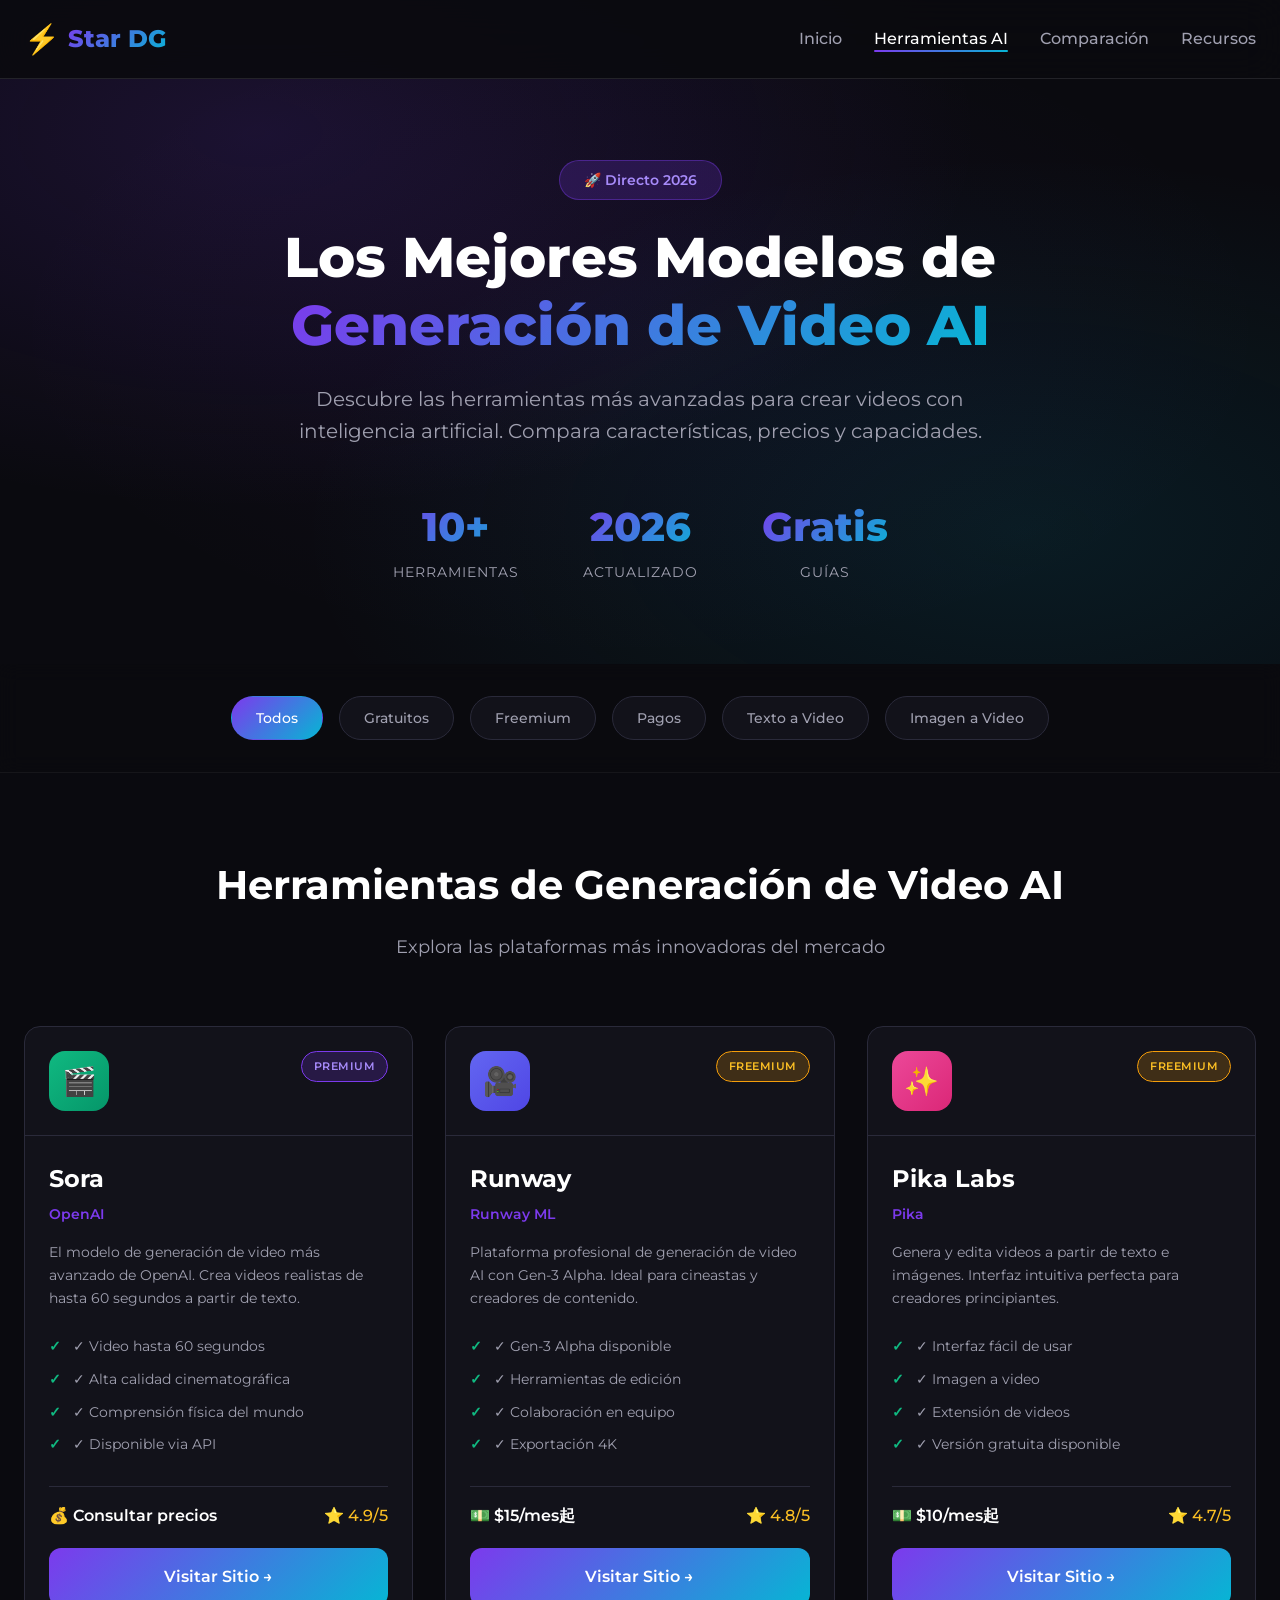
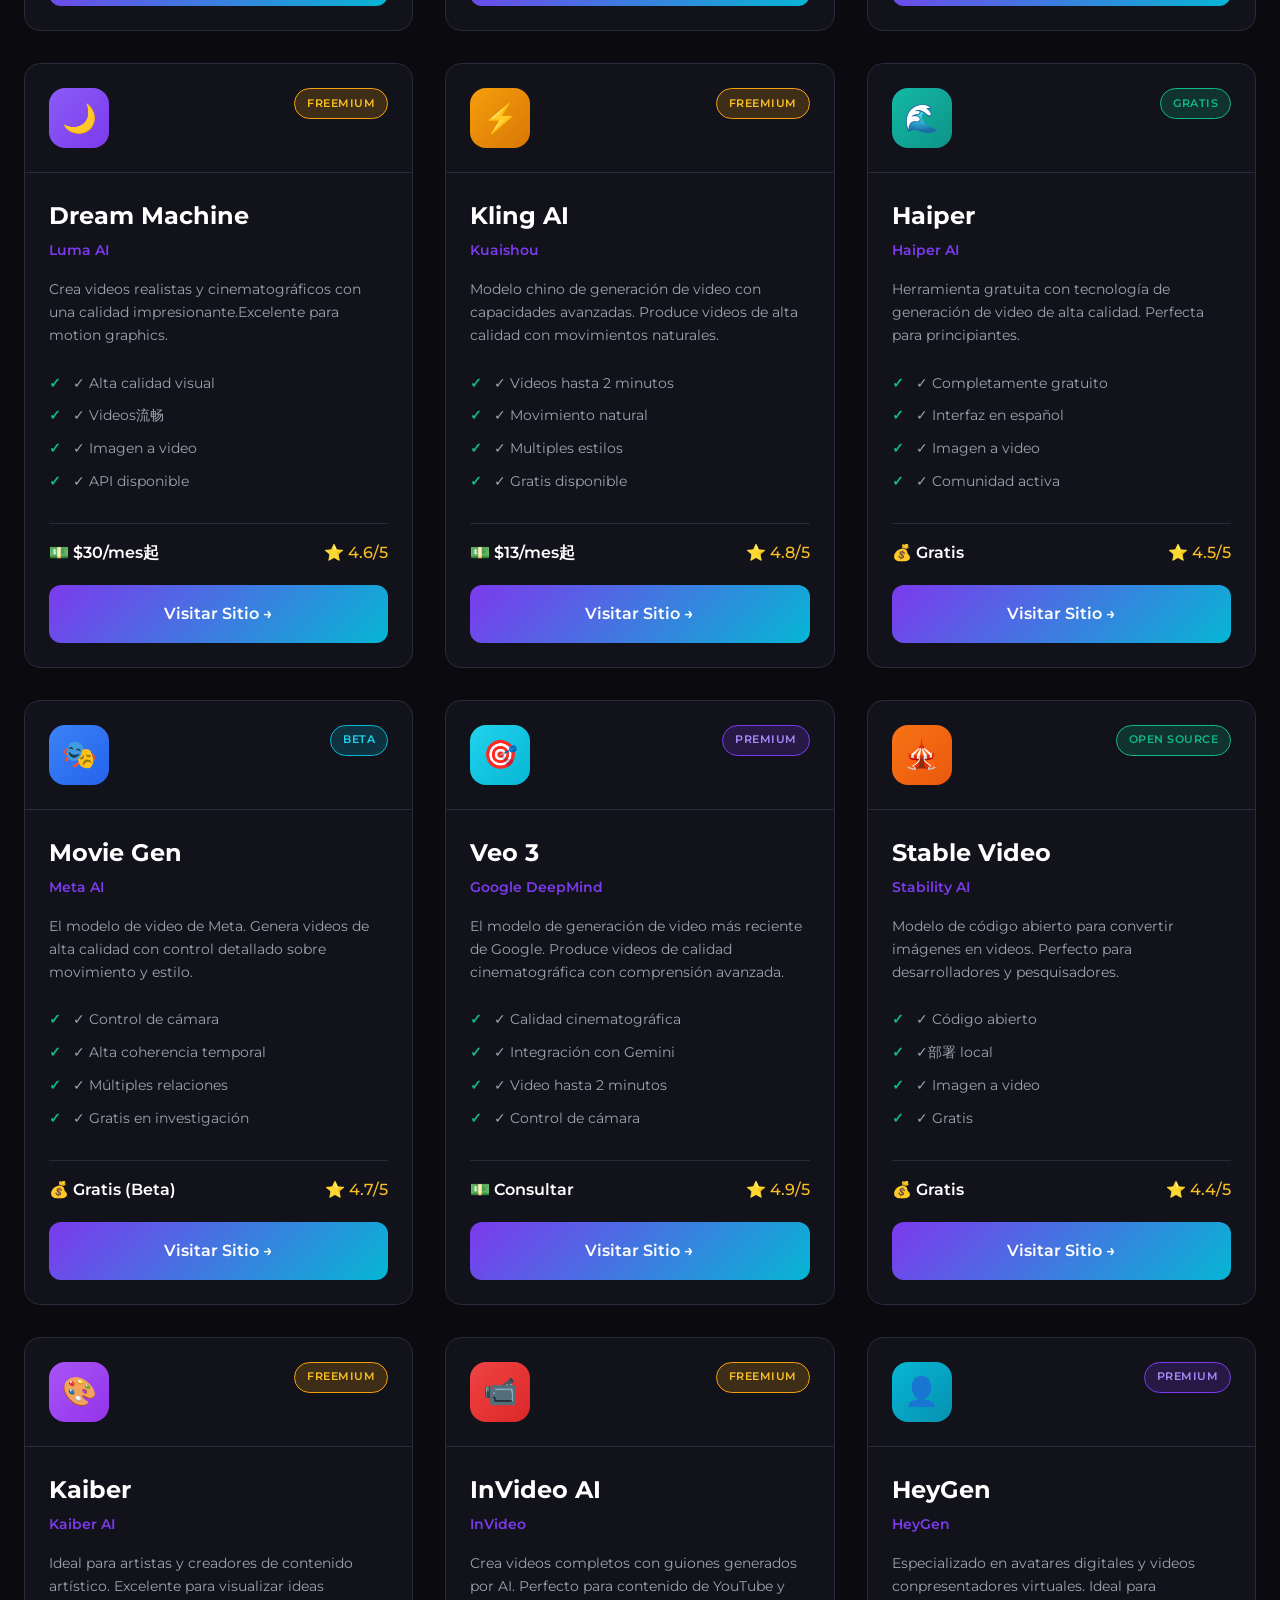
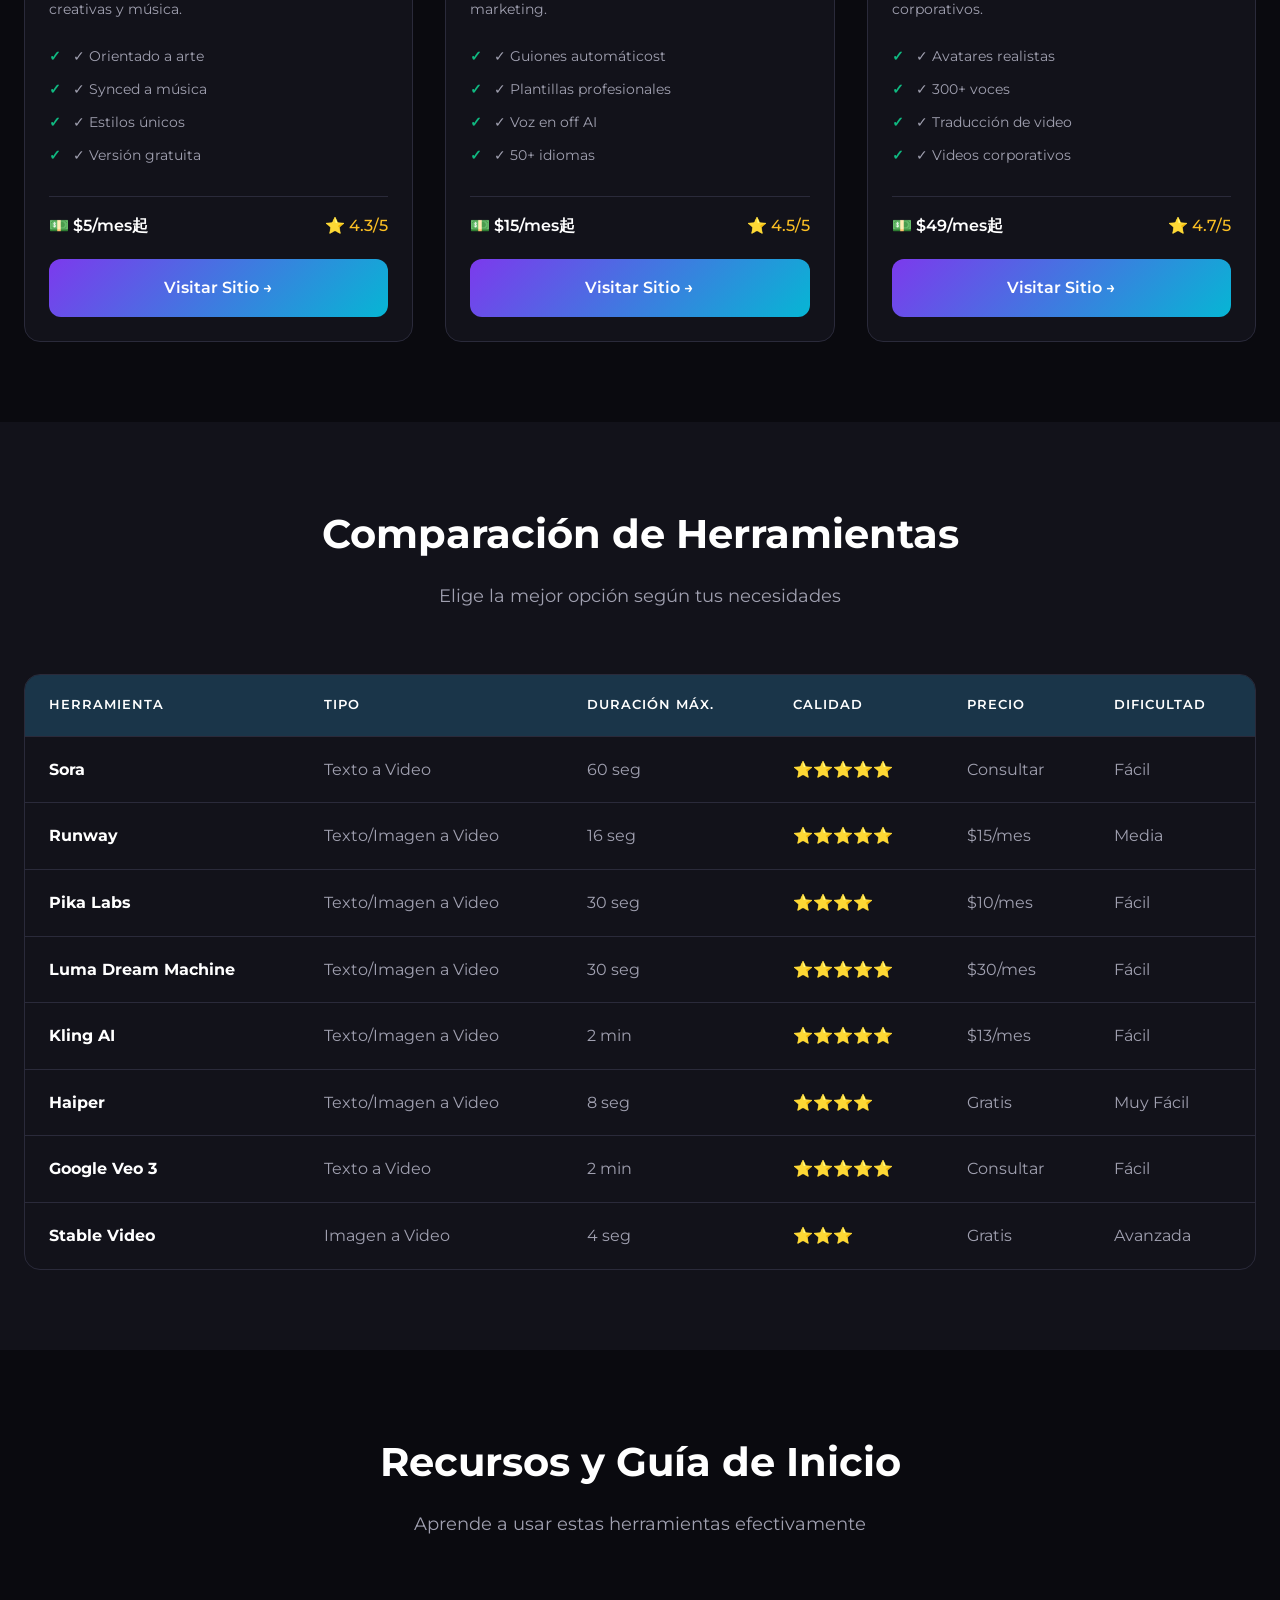
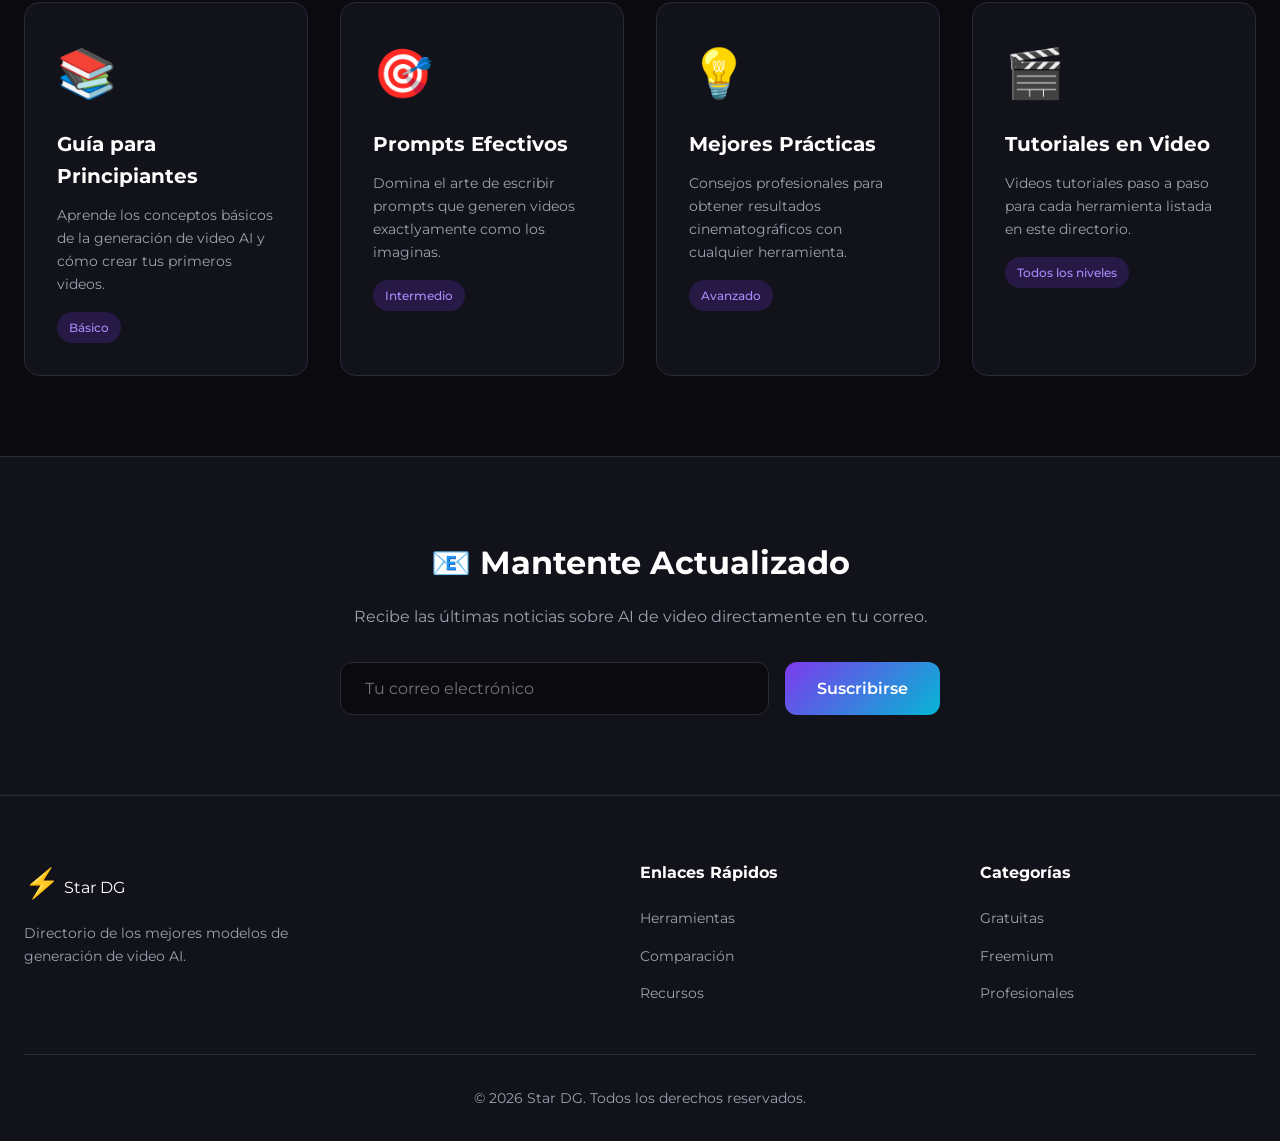
<file: Star-dg-tienda-multimarcas-y-servicios/ai-video-directory/index.html>
<!DOCTYPE html>
<html lang="es">
<head>
    <meta charset="UTF-8">
    <meta name="viewport" content="width=device-width, initial-scale=1.0">
    <meta name="description" content="Directorio de los mejores modelos de generación de video AI - Descubre las herramientas más poderosas para crear videos con inteligencia artificial">
    <meta name="keywords" content="AI video generation, Sora, Runway, Pika Labs, Luma Dream Machine, video AI, inteligencia artificial, generación de video">
    <link rel="stylesheet" href="css/video-ai.css">
    <title>AI Video Generator Directory | Los Mejores Modelos de Video AI</title>
</head>
<body>
    <!-- Header -->
    <header>
        <div class="container">
            <nav class="navbar">
                <a href="../index.html" class="logo">
                    <span class="logo-icon">⚡</span>
                    <span class="logo-text">Star DG</span>
                </a>
                <ul class="nav-menu">
                    <li><a href="../index.html">Inicio</a></li>
                    <li><a href="#herramientas" class="active">Herramientas AI</a></li>
                    <li><a href="#comparacion">Comparación</a></li>
                    <li><a href="#recursos">Recursos</a></li>
                </ul>
                <div class="nav-toggle">
                    <span></span>
                    <span></span>
                    <span></span>
                </div>
            </nav>
        </div>
    </header>

    <!-- Hero Section -->
    <section class="hero">
        <div class="hero-background"></div>
        <div class="container">
            <div class="hero-content">
                <span class="hero-badge">🚀 Directo 2026</span>
                <h1>Los Mejores Modelos de <span class="gradient-text">Generación de Video AI</span></h1>
                <p class="hero-description">Descubre las herramientas más avanzadas para crear videos con inteligencia artificial. Compara características, precios y capacidades.</p>
                <div class="hero-stats">
                    <div class="stat-item">
                        <span class="stat-number">10+</span>
                        <span class="stat-label">Herramientas</span>
                    </div>
                    <div class="stat-item">
                        <span class="stat-number">2026</span>
                        <span class="stat-label">Actualizado</span>
                    </div>
                    <div class="stat-item">
                        <span class="stat-number">Gratis</span>
                        <span class="stat-label">Guías</span>
                    </div>
                </div>
            </div>
        </div>
    </section>

    <!-- Filtros -->
    <section class="filters-section">
        <div class="container">
            <div class="filters">
                <button class="filter-btn active" data-filter="all">Todos</button>
                <button class="filter-btn" data-filter="free">Gratuitos</button>
                <button class="filter-btn" data-filter="freemium">Freemium</button>
                <button class="filter-btn" data-filter="paid">Pagos</button>
                <button class="filter-btn" data-filter="text-to-video">Texto a Video</button>
                <button class="filter-btn" data-filter="image-to-video">Imagen a Video</button>
            </div>
        </div>
    </section>

    <!-- Herramientas AI -->
    <section id="herramientas" class="tools-section">
        <div class="container">
            <div class="section-header">
                <h2>Herramientas de Generación de Video AI</h2>
                <p>Explora las plataformas más innovadoras del mercado</p>
            </div>
            
            <div class="tools-grid">
                <!-- Sora -->
                <article class="tool-card" data-category="text-to-image freemium">
                    <div class="tool-header">
                        <div class="tool-icon sora">🎬</div>
                        <div class="tool-badge premium">Premium</div>
                    </div>
                    <div class="tool-content">
                        <h3>Sora</h3>
                        <p class="tool-company">OpenAI</p>
                        <p class="tool-description">El modelo de generación de video más avanzado de OpenAI. Crea videos realistas de hasta 60 segundos a partir de texto.</p>
                        <ul class="tool-features">
                            <li>✓ Video hasta 60 segundos</li>
                            <li>✓ Alta calidad cinematográfica</li>
                            <li>✓ Comprensión física del mundo</li>
                            <li>✓ Disponible via API</li>
                        </ul>
                        <div class="tool-meta">
                            <span class="price">💰 Consultar precios</span>
                            <span class="rating">⭐ 4.9/5</span>
                        </div>
                        <a href="https://openai.com/sora" target="_blank" class="btn-primary">Visitar Sitio →</a>
                    </div>
                </article>

                <!-- Runway -->
                <article class="tool-card" data-category="text-to-image freemium">
                    <div class="tool-header">
                        <div class="tool-icon runway">🎥</div>
                        <div class="tool-badge freemium">Freemium</div>
                    </div>
                    <div class="tool-content">
                        <h3>Runway</h3>
                        <p class="tool-company">Runway ML</p>
                        <p class="tool-description">Plataforma profesional de generación de video AI con Gen-3 Alpha. Ideal para cineastas y creadores de contenido.</p>
                        <ul class="tool-features">
                            <li>✓ Gen-3 Alpha disponible</li>
                            <li>✓ Herramientas de edición</li>
                            <li>✓ Colaboración en equipo</li>
                            <li>✓ Exportación 4K</li>
                        </ul>
                        <div class="tool-meta">
                            <span class="price">💵 $15/mes起</span>
                            <span class="rating">⭐ 4.8/5</span>
                        </div>
                        <a href="https://runwayml.com" target="_blank" class="btn-primary">Visitar Sitio →</a>
                    </div>
                </article>

                <!-- Pika Labs -->
                <article class="tool-card" data-category="text-to-image freemium">
                    <div class="tool-header">
                        <div class="tool-icon pika">✨</div>
                        <div class="tool-badge freemium">Freemium</div>
                    </div>
                    <div class="tool-content">
                        <h3>Pika Labs</h3>
                        <p class="tool-company">Pika</p>
                        <p class="tool-description">Genera y edita videos a partir de texto e imágenes. Interfaz intuitiva perfecta para creadores principiantes.</p>
                        <ul class="tool-features">
                            <li>✓ Interfaz fácil de usar</li>
                            <li>✓ Imagen a video</li>
                            <li>✓ Extensión de videos</li>
                            <li>✓ Versión gratuita disponible</li>
                        </ul>
                        <div class="tool-meta">
                            <span class="price">💵 $10/mes起</span>
                            <span class="rating">⭐ 4.7/5</span>
                        </div>
                        <a href="https://pika.art" target="_blank" class="btn-primary">Visitar Sitio →</a>
                    </div>
                </article>

                <!-- Luma Dream Machine -->
                <article class="tool-card" data-category="text-to-image freemium">
                    <div class="tool-header">
                        <div class="tool-icon luma">🌙</div>
                        <div class="tool-badge freemium">Freemium</div>
                    </div>
                    <div class="tool-content">
                        <h3>Dream Machine</h3>
                        <p class="tool-company">Luma AI</p>
                        <p class="tool-description">Crea videos realistas y cinematográficos con una calidad impresionante.Excelente para motion graphics.</p>
                        <ul class="tool-features">
                            <li>✓ Alta calidad visual</li>
                            <li>✓ Videos流畅</li>
                            <li>✓ Imagen a video</li>
                            <li>✓ API disponible</li>
                        </ul>
                        <div class="tool-meta">
                            <span class="price">💵 $30/mes起</span>
                            <span class="rating">⭐ 4.6/5</span>
                        </div>
                        <a href="https://lumalabs.ai/dream-machine" target="_blank" class="btn-primary">Visitar Sitio →</a>
                    </div>
                </article>

                <!-- Kling AI -->
                <article class="tool-card" data-category="text-to-image freemium">
                    <div class="tool-header">
                        <div class="tool-icon kling">⚡</div>
                        <div class="tool-badge freemium">Freemium</div>
                    </div>
                    <div class="tool-content">
                        <h3>Kling AI</h3>
                        <p class="tool-company">Kuaishou</p>
                        <p class="tool-description">Modelo chino de generación de video con capacidades avanzadas. Produce videos de alta calidad con movimientos naturales.</p>
                        <ul class="tool-features">
                            <li>✓ Videos hasta 2 minutos</li>
                            <li>✓ Movimiento natural</li>
                            <li>✓ Multiples estilos</li>
                            <li>✓ Gratis disponible</li>
                        </ul>
                        <div class="tool-meta">
                            <span class="price">💵 $13/mes起</span>
                            <span class="rating">⭐ 4.8/5</span>
                        </div>
                        <a href="https://kling.ai" target="_blank" class="btn-primary">Visitar Sitio →</a>
                    </div>
                </article>

                <!-- Haiper -->
                <article class="tool-card" data-category="text-to-image free">
                    <div class="tool-header">
                        <div class="tool-icon haiper">🌊</div>
                        <div class="tool-badge free">Gratis</div>
                    </div>
                    <div class="tool-content">
                        <h3>Haiper</h3>
                        <p class="tool-company">Haiper AI</p>
                        <p class="tool-description">Herramienta gratuita con tecnología de generación de video de alta calidad. Perfecta para principiantes.</p>
                        <ul class="tool-features">
                            <li>✓ Completamente gratuito</li>
                            <li>✓ Interfaz en español</li>
                            <li>✓ Imagen a video</li>
                            <li>✓ Comunidad activa</li>
                        </ul>
                        <div class="tool-meta">
                            <span class="price">💰 Gratis</span>
                            <span class="rating">⭐ 4.5/5</span>
                        </div>
                        <a href="https://haiper.ai" target="_blank" class="btn-primary">Visitar Sitio →</a>
                    </div>
                </article>

                <!-- Meta Movie Gen -->
                <article class="tool-card" data-category="text-to-image freemium">
                    <div class="tool-header">
                        <div class="tool-icon meta">🎭</div>
                        <div class="tool-badge beta">Beta</div>
                    </div>
                    <div class="tool-content">
                        <h3>Movie Gen</h3>
                        <p class="tool-company">Meta AI</p>
                        <p class="tool-description">El modelo de video de Meta. Genera videos de alta calidad con control detallado sobre movimiento y estilo.</p>
                        <ul class="tool-features">
                            <li>✓ Control de cámara</li>
                            <li>✓ Alta coherencia temporal</li>
                            <li>✓ Múltiples relaciones</li>
                            <li>✓ Gratis en investigación</li>
                        </ul>
                        <div class="tool-meta">
                            <span class="price">💰 Gratis (Beta)</span>
                            <span class="rating">⭐ 4.7/5</span>
                        </div>
                        <a href="https://ai.meta.com/movie-gen" target="_blank" class="btn-primary">Visitar Sitio →</a>
                    </div>
                </article>

                <!-- Google Veo -->
                <article class="tool-card" data-category="text-to-image freemium">
                    <div class="tool-header">
                        <div class="tool-icon veo">🎯</div>
                        <div class="tool-badge premium">Premium</div>
                    </div>
                    <div class="tool-content">
                        <h3>Veo 3</h3>
                        <p class="tool-company">Google DeepMind</p>
                        <p class="tool-description">El modelo de generación de video más reciente de Google. Produce videos de calidad cinematográfica con comprensión avanzada.</p>
                        <ul class="tool-features">
                            <li>✓ Calidad cinematográfica</li>
                            <li>✓ Integración con Gemini</li>
                            <li>✓ Video hasta 2 minutos</li>
                            <li>✓ Control de cámara</li>
                        </ul>
                        <div class="tool-meta">
                            <span class="price">💵 Consultar</span>
                            <span class="rating">⭐ 4.9/5</span>
                        </div>
                        <a href="https://deepmind.google/technologies/veo" target="_blank" class="btn-primary">Visitar Sitio →</a>
                    </div>
                </article>

                <!-- Stable Video Diffusion -->
                <article class="tool-card" data-category="image-to-video free">
                    <div class="tool-header">
                        <div class="tool-icon svd">🎪</div>
                        <div class="tool-badge free">Open Source</div>
                    </div>
                    <div class="tool-content">
                        <h3>Stable Video</h3>
                        <p class="tool-company">Stability AI</p>
                        <p class="tool-description">Modelo de código abierto para convertir imágenes en videos. Perfecto para desarrolladores y pesquisadores.</p>
                        <ul class="tool-features">
                            <li>✓ Código abierto</li>
                            <li>✓部署 local</li>
                            <li>✓ Imagen a video</li>
                            <li>✓ Gratis</li>
                        </ul>
                        <div class="tool-meta">
                            <span class="price">💰 Gratis</span>
                            <span class="rating">⭐ 4.4/5</span>
                        </div>
                        <a href="https://stability.ai/stable-video" target="_blank" class="btn-primary">Visitar Sitio →</a>
                    </div>
                </article>

                <!-- Kaiber -->
                <article class="tool-card" data-category="text-to-image freemium">
                    <div class="tool-header">
                        <div class="tool-icon kaiber">🎨</div>
                        <div class="tool-badge freemium">Freemium</div>
                    </div>
                    <div class="tool-content">
                        <h3>Kaiber</h3>
                        <p class="tool-company">Kaiber AI</p>
                        <p class="tool-description">Ideal para artistas y creadores de contenido artístico. Excelente para visualizar ideas creativas y música.</p>
                        <ul class="tool-features">
                            <li>✓ Orientado a arte</li>
                            <li>✓ Synced a música</li>
                            <li>✓ Estilos únicos</li>
                            <li>✓ Versión gratuita</li>
                        </ul>
                        <div class="tool-meta">
                            <span class="price">💵 $5/mes起</span>
                            <span class="rating">⭐ 4.3/5</span>
                        </div>
                        <a href="https://kaiber.ai" target="_blank" class="btn-primary">Visitar Sitio →</a>
                    </div>
                </article>

                <!-- InVideo AI -->
                <article class="tool-card" data-category="text-to-image freemium">
                    <div class="tool-header">
                        <div class="tool-icon invideo">📹</div>
                        <div class="tool-badge freemium">Freemium</div>
                    </div>
                    <div class="tool-content">
                        <h3>InVideo AI</h3>
                        <p class="tool-company">InVideo</p>
                        <p class="tool-description">Crea videos completos con guiones generados por AI. Perfecto para contenido de YouTube y marketing.</p>
                        <ul class="tool-features">
                            <li>✓ Guiones automáticost</li>
                            <li>✓ Plantillas profesionales</li>
                            <li>✓ Voz en off AI</li>
                            <li>✓ 50+ idiomas</li>
                        </ul>
                        <div class="tool-meta">
                            <span class="price">💵 $15/mes起</span>
                            <span class="rating">⭐ 4.5/5</span>
                        </div>
                        <a href="https://invideo.io" target="_blank" class="btn-primary">Visitar Sitio →</a>
                    </div>
                </article>

                <!-- HeyGen -->
                <article class="tool-card" data-category="paid">
                    <div class="tool-header">
                        <div class="tool-icon heygen">👤</div>
                        <div class="tool-badge premium">Premium</div>
                    </div>
                    <div class="tool-content">
                        <h3>HeyGen</h3>
                        <p class="tool-company">HeyGen</p>
                        <p class="tool-description">Especializado en avatares digitales y videos conpresentadores virtuales. Ideal para corporativos.</p>
                        <ul class="tool-features">
                            <li>✓ Avatares realistas</li>
                            <li>✓ 300+ voces</li>
                            <li>✓ Traducción de video</li>
                            <li>✓ Videos corporativos</li>
                        </ul>
                        <div class="tool-meta">
                            <span class="price">💵 $49/mes起</span>
                            <span class="rating">⭐ 4.7/5</span>
                        </div>
                        <a href="https://heygen.com" target="_blank" class="btn-primary">Visitar Sitio →</a>
                    </div>
                </article>
            </div>
        </div>
    </section>

    <!-- Comparación -->
    <section id="comparacion" class="comparison-section">
        <div class="container">
            <div class="section-header">
                <h2>Comparación de Herramientas</h2>
                <p>Elige la mejor opción según tus necesidades</p>
            </div>
            
            <div class="comparison-table">
                <table>
                    <thead>
                        <tr>
                            <th>Herramienta</th>
                            <th>Tipo</th>
                            <th>Duración Máx.</th>
                            <th>Calidad</th>
                            <th>Precio</th>
                            <th>Dificultad</th>
                        </tr>
                    </thead>
                    <tbody>
                        <tr>
                            <td><strong>Sora</strong></td>
                            <td>Texto a Video</td>
                            <td>60 seg</td>
                            <td>⭐⭐⭐⭐⭐</td>
                            <td>Consultar</td>
                            <td>Fácil</td>
                        </tr>
                        <tr>
                            <td><strong>Runway</strong></td>
                            <td>Texto/Imagen a Video</td>
                            <td>16 seg</td>
                            <td>⭐⭐⭐⭐⭐</td>
                            <td>$15/mes</td>
                            <td>Media</td>
                        </tr>
                        <tr>
                            <td><strong>Pika Labs</strong></td>
                            <td>Texto/Imagen a Video</td>
                            <td>30 seg</td>
                            <td>⭐⭐⭐⭐</td>
                            <td>$10/mes</td>
                            <td>Fácil</td>
                        </tr>
                        <tr>
                            <td><strong>Luma Dream Machine</strong></td>
                            <td>Texto/Imagen a Video</td>
                            <td>30 seg</td>
                            <td>⭐⭐⭐⭐⭐</td>
                            <td>$30/mes</td>
                            <td>Fácil</td>
                        </tr>
                        <tr>
                            <td><strong>Kling AI</strong></td>
                            <td>Texto/Imagen a Video</td>
                            <td>2 min</td>
                            <td>⭐⭐⭐⭐⭐</td>
                            <td>$13/mes</td>
                            <td>Fácil</td>
                        </tr>
                        <tr>
                            <td><strong>Haiper</strong></td>
                            <td>Texto/Imagen a Video</td>
                            <td>8 seg</td>
                            <td>⭐⭐⭐⭐</td>
                            <td>Gratis</td>
                            <td>Muy Fácil</td>
                        </tr>
                        <tr>
                            <td><strong>Google Veo 3</strong></td>
                            <td>Texto a Video</td>
                            <td>2 min</td>
                            <td>⭐⭐⭐⭐⭐</td>
                            <td>Consultar</td>
                            <td>Fácil</td>
                        </tr>
                        <tr>
                            <td><strong>Stable Video</strong></td>
                            <td>Imagen a Video</td>
                            <td>4 seg</td>
                            <td>⭐⭐⭐</td>
                            <td>Gratis</td>
                            <td>Avanzada</td>
                        </tr>
                    </tbody>
                </table>
            </div>
        </div>
    </section>

    <!-- Recursos -->
    <section id="recursos" class="resources-section">
        <div class="container">
            <div class="section-header">
                <h2>Recursos y Guía de Inicio</h2>
                <p>Aprende a usar estas herramientas efectivamente</p>
            </div>
            
            <div class="resources-grid">
                <div class="resource-card">
                    <div class="resource-icon">📚</div>
                    <h3>Guía para Principiantes</h3>
                    <p>Aprende los conceptos básicos de la generación de video AI y cómo crear tus primeros videos.</p>
                    <span class="resource-tag">Básico</span>
                </div>
                
                <div class="resource-card">
                    <div class="resource-icon">🎯</div>
                    <h3>Prompts Efectivos</h3>
                    <p>Domina el arte de escribir prompts que generen videos exactlyamente como los imaginas.</p>
                    <span class="resource-tag">Intermedio</span>
                </div>
                
                <div class="resource-card">
                    <div class="resource-icon">💡</div>
                    <h3>Mejores Prácticas</h3>
                    <p>Consejos profesionales para obtener resultados cinematográficos con cualquier herramienta.</p>
                    <span class="resource-tag">Avanzado</span>
                </div>
                
                <div class="resource-card">
                    <div class="resource-icon">🎬</div>
                    <h3>Tutoriales en Video</h3>
                    <p>Videos tutoriales paso a paso para cada herramienta listada en este directorio.</p>
                    <span class="resource-tag">Todos los niveles</span>
                </div>
            </div>
        </div>
    </section>

    <!-- Newsletter -->
    <section class="newsletter-section">
        <div class="container">
            <div class="newsletter-content">
                <h2>📧 Mantente Actualizado</h2>
                <p>Recibe las últimas noticias sobre AI de video directamente en tu correo.</p>
                <form class="newsletter-form">
                    <input type="email" placeholder="Tu correo electrónico" required>
                    <button type="submit">Suscribirse</button>
                </form>
            </div>
        </div>
    </section>

    <!-- Footer -->
    <footer>
        <div class="container">
            <div class="footer-content">
                <div class="footer-brand">
                    <span class="logo-icon">⚡</span>
                    <span>Star DG</span>
                    <p>Directorio de los mejores modelos de generación de video AI.</p>
                </div>
                <div class="footer-links">
                    <h4>Enlaces Rápidos</h4>
                    <ul>
                        <li><a href="#herramientas">Herramientas</a></li>
                        <li><a href="#comparacion">Comparación</a></li>
                        <li><a href="#recursos">Recursos</a></li>
                    </ul>
                </div>
                <div class="footer-links">
                    <h4>Categorías</h4>
                    <ul>
                        <li><a href="#">Gratuitas</a></li>
                        <li><a href="#">Freemium</a></li>
                        <li><a href="#">Profesionales</a></li>
                    </ul>
                </div>
            </div>
            <div class="footer-bottom">
                <p>&copy; 2026 Star DG. Todos los derechos reservados.</p>
            </div>
        </div>
    </footer>

    <script>
        // Filtros de herramientas
        const filterBtns = document.querySelectorAll('.filter-btn');
        const toolCards = document.querySelectorAll('.tool-card');

        filterBtns.forEach(btn => {
            btn.addEventListener('click', () => {
                // Remover clase active de todos los botones
                filterBtns.forEach(b => b.classList.remove('active'));
                // Agregar clase active al botón clickeado
                btn.classList.add('active');

                const filter = btn.dataset.filter;

                toolCards.forEach(card => {
                    if (filter === 'all') {
                        card.style.display = 'block';
                    } else if (card.dataset.category.includes(filter)) {
                        card.style.display = 'block';
                    } else {
                        card.style.display = 'none';
                    }
                });
            });
        });

        // Menú móvil
        const navToggle = document.querySelector('.nav-toggle');
        const navMenu = document.querySelector('.nav-menu');

        navToggle.addEventListener('click', () => {
            navMenu.classList.toggle('active');
            navToggle.classList.toggle('active');
        });

        // Smooth scroll para enlaces
        document.querySelectorAll('a[href^="#"]').forEach(anchor => {
            anchor.addEventListener('click', function (e) {
                e.preventDefault();
                const target = document.querySelector(this.getAttribute('href'));
                if (target) {
                    target.scrollIntoView({
                        behavior: 'smooth'
                    });
                }
            });
        });
    </script>
</body>
</html>
</file>
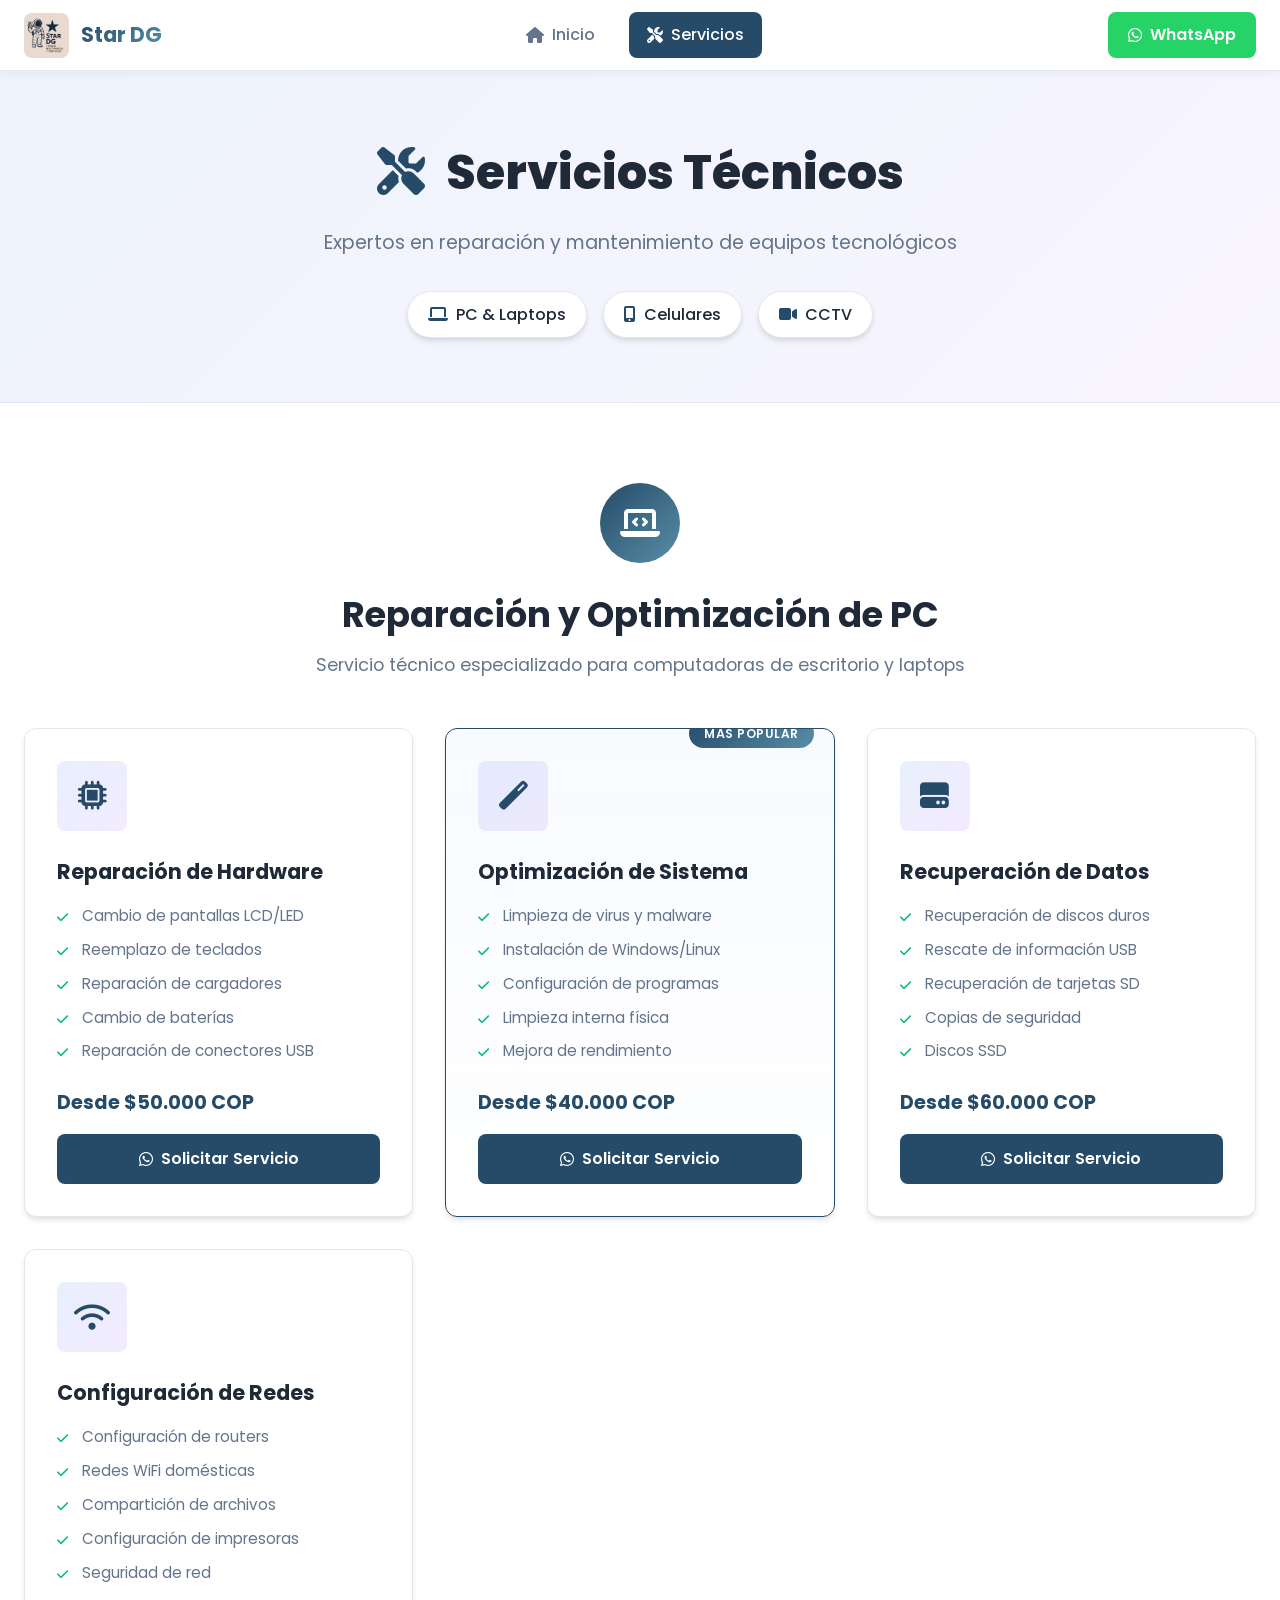
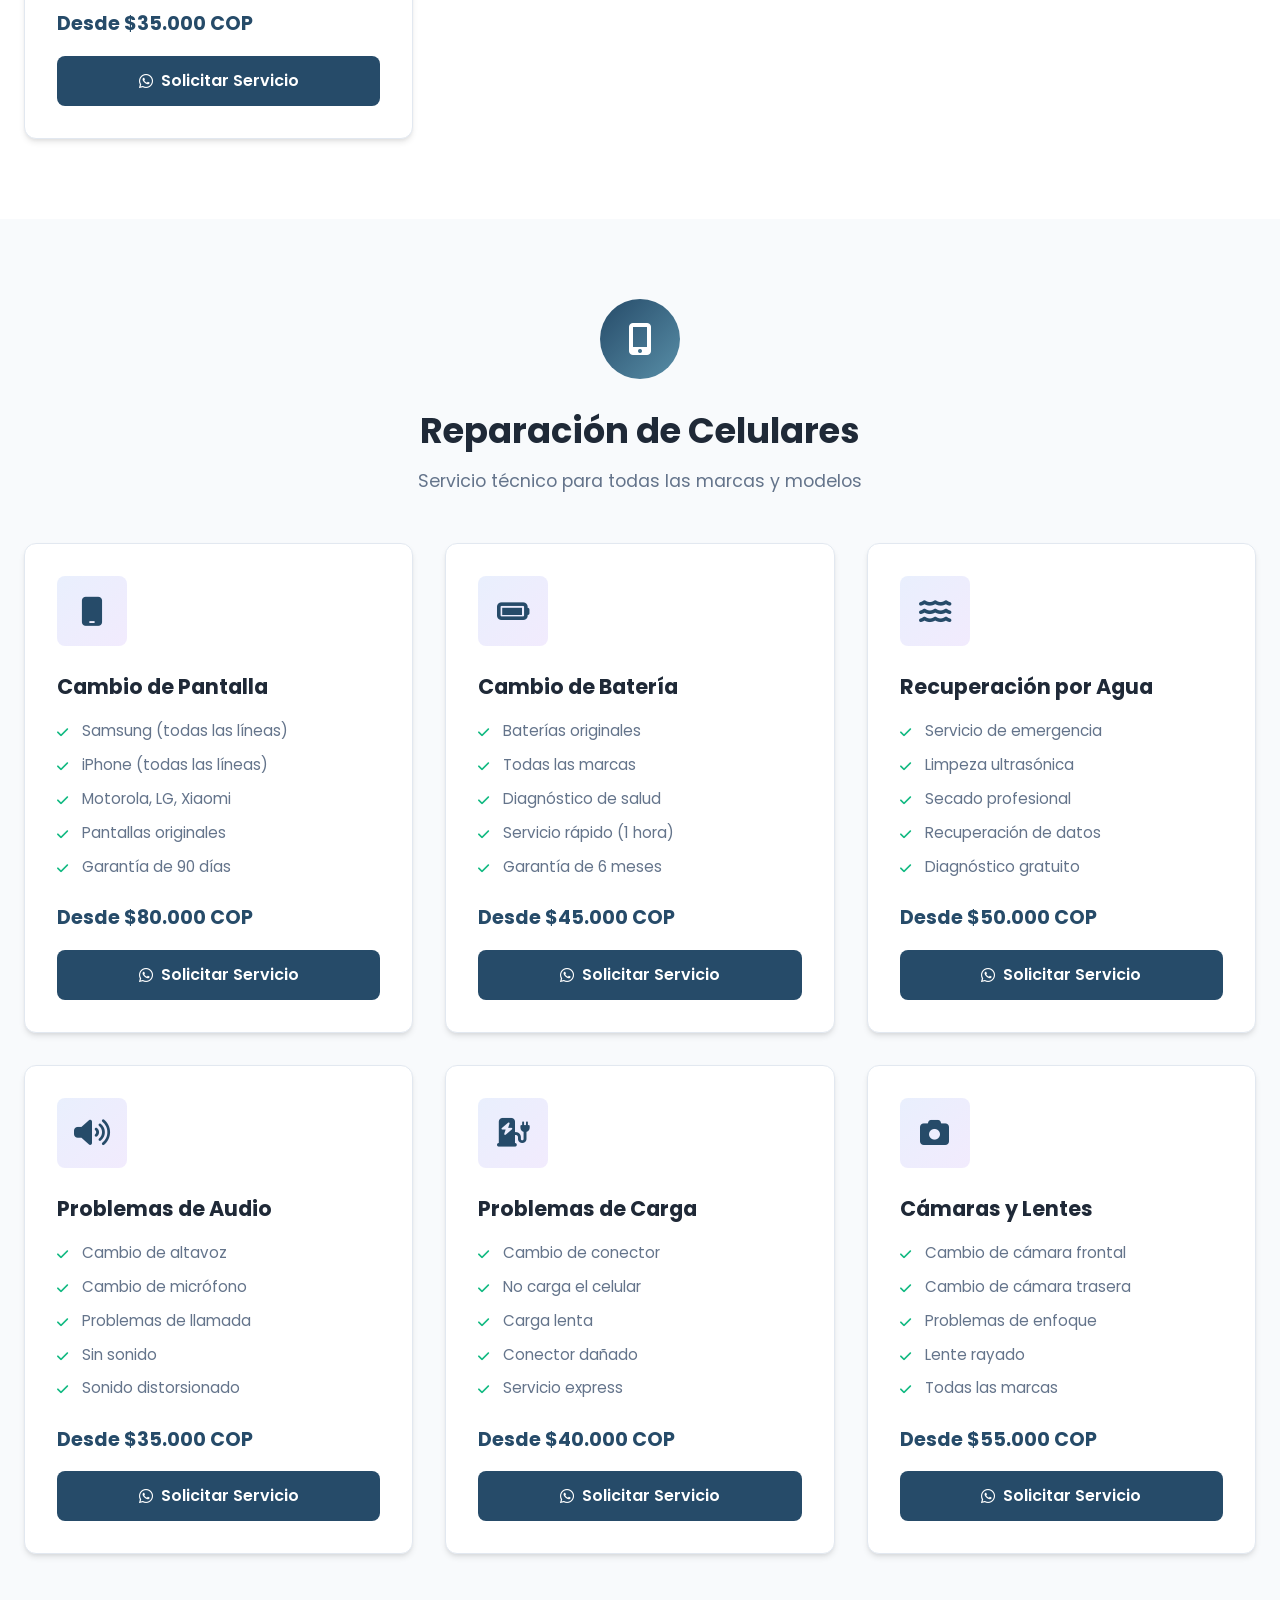
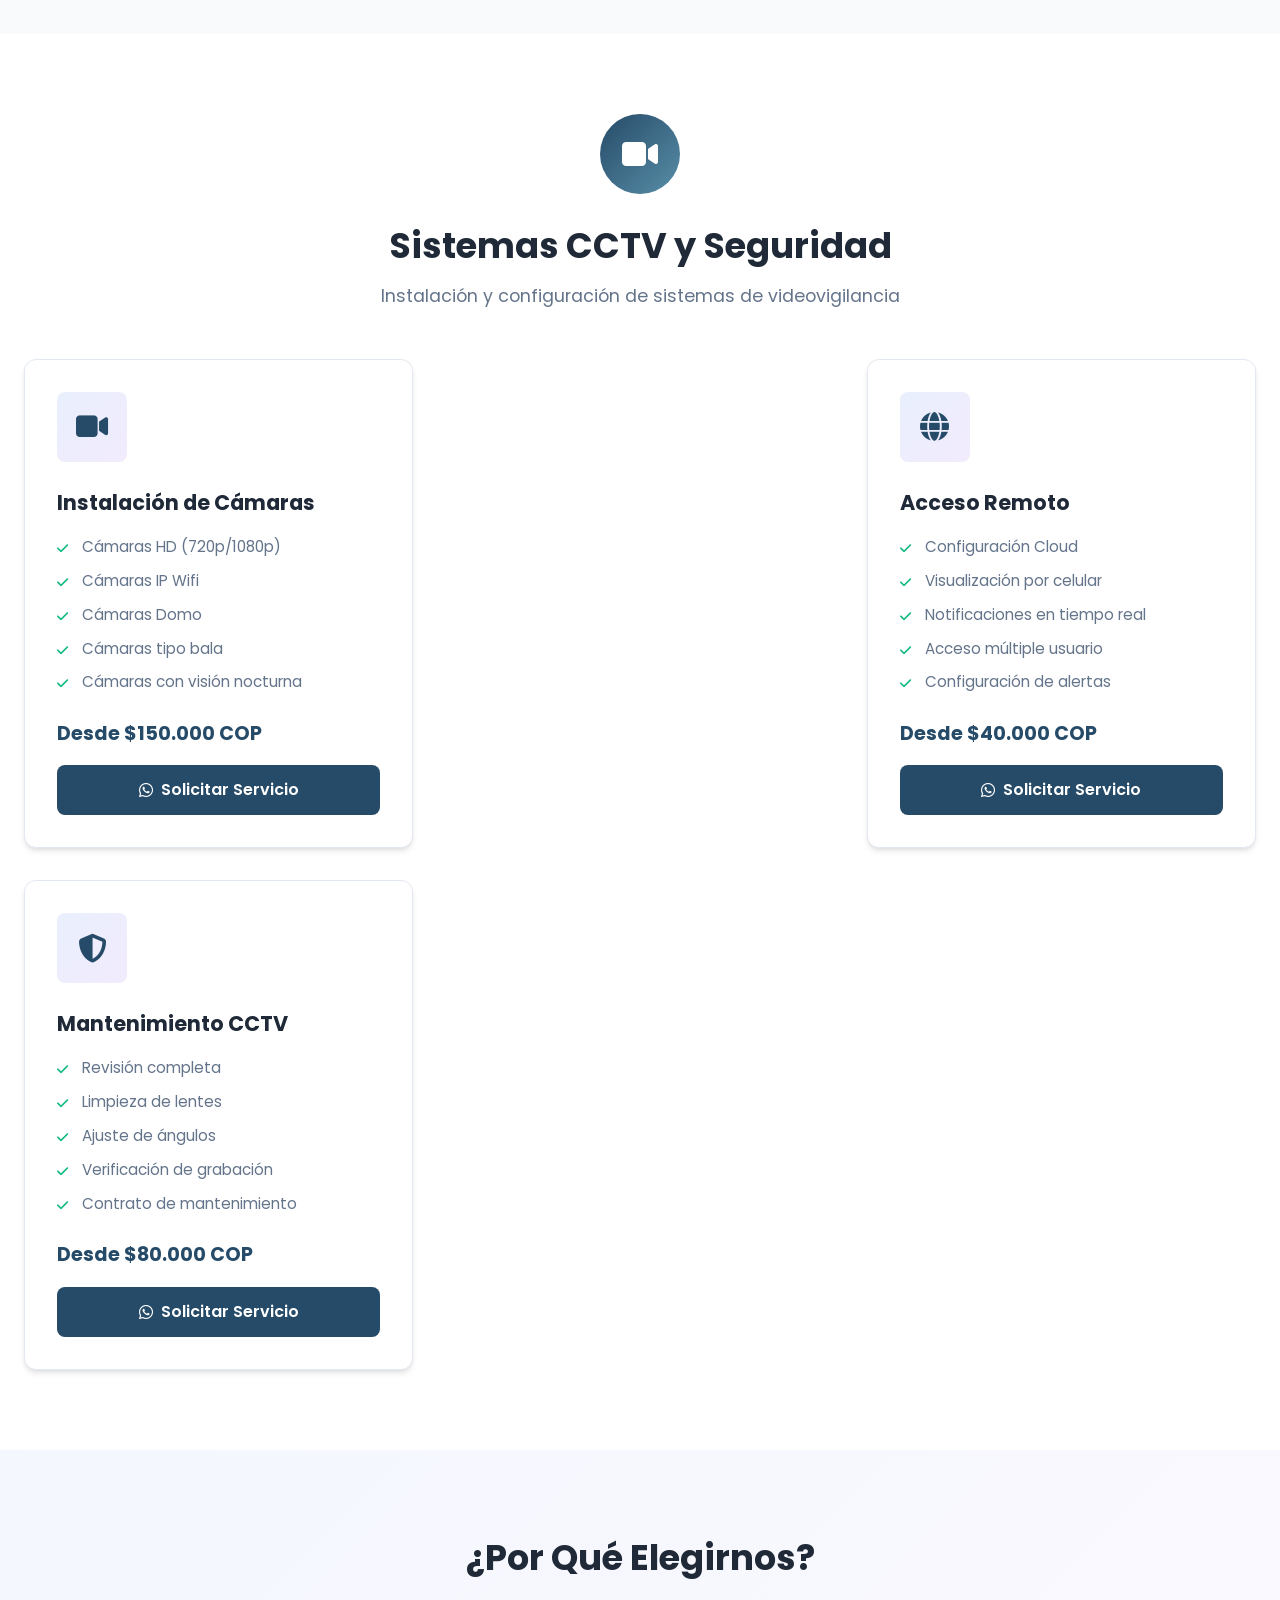
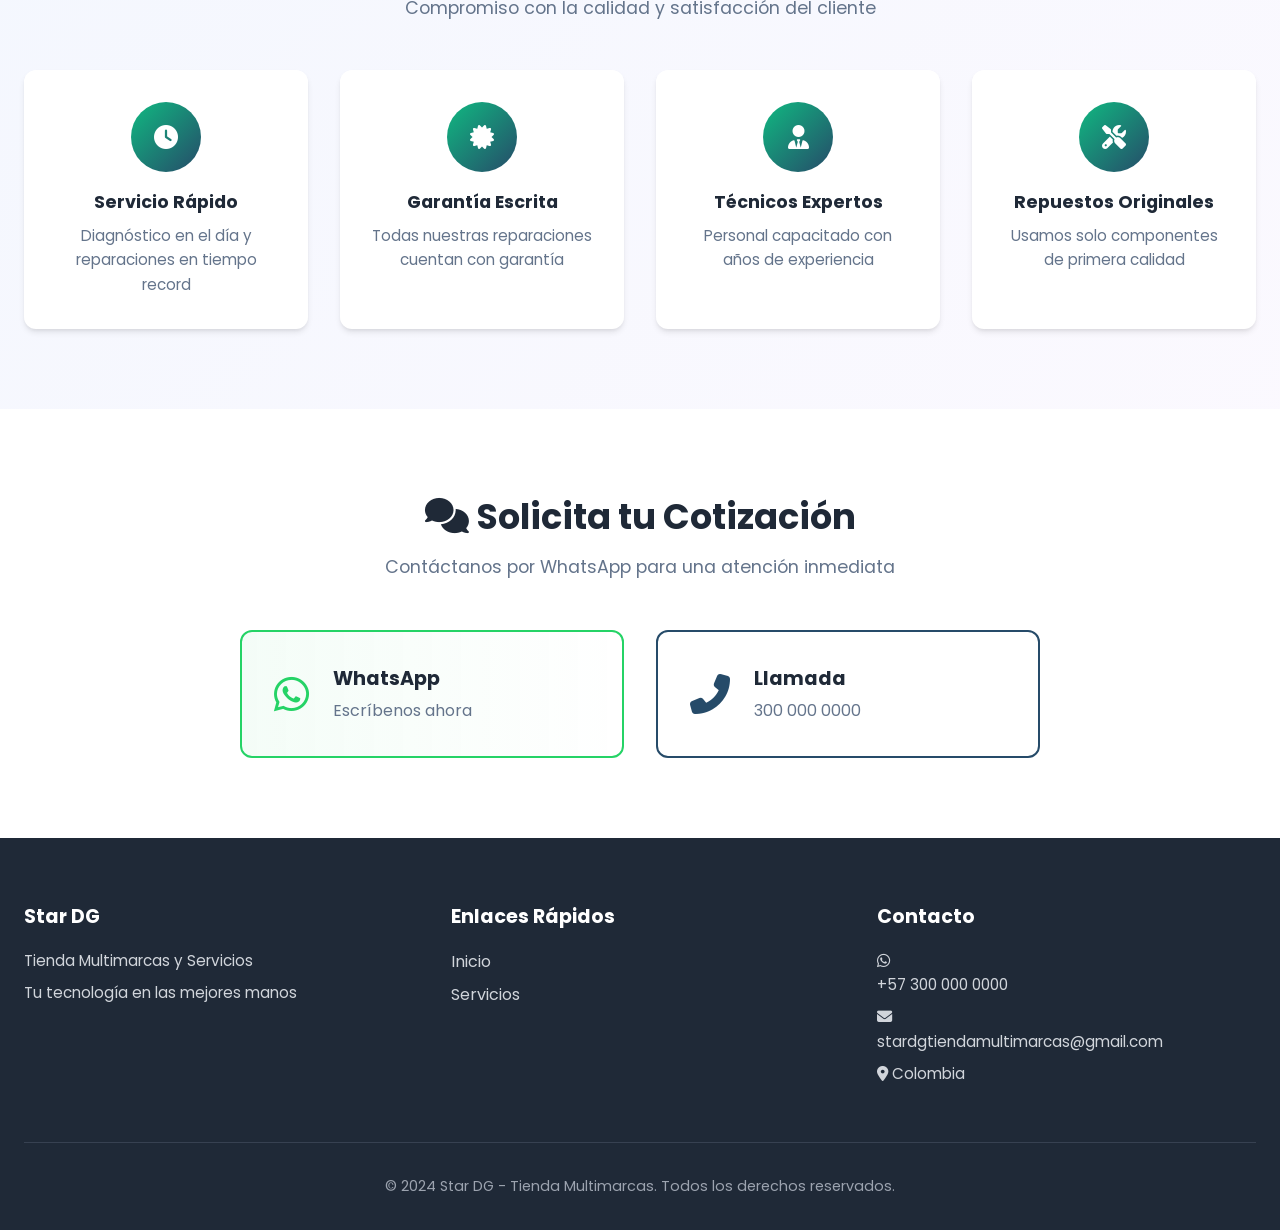
<file: Star-dg-tienda-multimarcas-y-servicios/servicios/index.html>
<!DOCTYPE html>
<html lang="es">
<head>
    <meta charset="UTF-8">
    <meta name="viewport" content="width=device-width, initial-scale=1.0">
    <meta name="description" content="Star DG - Servicios técnicos de reparación de PC, celulares y sistemas CCTV">
    <meta name="keywords" content="reparación pc, optimización电脑, reparacion celular, instalacion CCTV, cameras de seguridad">
    <title>Servicios - Star DG Tienda Multimarcas</title>
    <link rel="stylesheet" href="../css/servicios.css">
    <link rel="stylesheet" href="https://cdnjs.cloudflare.com/ajax/libs/font-awesome/6.4.0/css/all.min.css">
</head>
<body>
    <!-- Header -->
    <header>
        <div class="container header-content">
            <a href="../index.html" class="logo">
                <img src="../imagenes/logo.png" alt="Logo Star DG">
                <span class="logo-text">Star DG</span>
            </a>
            
            <nav class="main-nav">
                <a href="../index.html" class="nav-link">
                    <i class="fas fa-home"></i> Inicio
                </a>
                <a href="index.html" class="nav-link active">
                    <i class="fas fa-tools"></i> Servicios
                </a>
            </nav>

            <div class="header-actions">
                <a href="https://wa.me/573000000000" class="btn-whatsapp" target="_blank">
                    <i class="fab fa-whatsapp"></i> WhatsApp
                </a>
            </div>
        </div>
    </header>

    <!-- Hero Section -->
    <section class="hero">
        <div class="container">
            <div class="hero-content">
                <h1><i class="fas fa-tools"></i> Servicios Técnicos</h1>
                <p>Expertos en reparación y mantenimiento de equipos tecnológicos</p>
                <div class="hero-badges">
                    <span class="badge"><i class="fas fa-laptop"></i> PC & Laptops</span>
                    <span class="badge"><i class="fas fa-mobile-alt"></i> Celulares</span>
                    <span class="badge"><i class="fas fa-video"></i> CCTV</span>
                </div>
            </div>
        </div>
    </section>

    <!-- Servicios de PC -->
    <section class="services-section" id="pc">
        <div class="container">
            <div class="section-header">
                <div class="section-icon">
                    <i class="fas fa-laptop-code"></i>
                </div>
                <h2>Reparación y Optimización de PC</h2>
                <p>Servicio técnico especializado para computadoras de escritorio y laptops</p>
            </div>
            
            <div class="services-grid">
                <div class="service-card">
                    <div class="service-icon">
                        <i class="fas fa-microchip"></i>
                    </div>
                    <h3>Reparación de Hardware</h3>
                    <ul class="service-list">
                        <li>Cambio de pantallas LCD/LED</li>
                        <li>Reemplazo de teclados</li>
                        <li>Reparación de cargadores</li>
                        <li>Cambio de baterías</li>
                        <li>Reparación de conectores USB</li>
                    </ul>
                    <div class="service-price">Desde $50.000 COP</div>
                    <a href="https://wa.me/573000000000?text=Hola,%20necesito%20información%20sobre%20reparación%20de%20hardware%20PC" class="btn-service" target="_blank">
                        <i class="fab fa-whatsapp"></i> Solicitar Servicio
                    </a>
                </div>

                <div class="service-card featured">
                    <div class="service-badge">Más Popular</div>
                    <div class="service-icon">
                        <i class="fas fa-magic"></i>
                    </div>
                    <h3>Optimización de Sistema</h3>
                    <ul class="service-list">
                        <li>Limpieza de virus y malware</li>
                        <li>Instalación de Windows/Linux</li>
                        <li>Configuración de programas</li>
                        <li>Limpieza interna física</li>
                        <li>Mejora de rendimiento</li>
                    </ul>
                    <div class="service-price">Desde $40.000 COP</div>
                    <a href="https://wa.me/573000000000?text=Hola,%20necesito%20información%20sobre%20optimización%20de%20PC" class="btn-service" target="_blank">
                        <i class="fab fa-whatsapp"></i> Solicitar Servicio
                    </a>
                </div>

                <div class="service-card">
                    <div class="service-icon">
                        <i class="fas fa-hdd"></i>
                    </div>
                    <h3>Recuperación de Datos</h3>
                    <ul class="service-list">
                        <li>Recuperación de discos duros</li>
                        <li>Rescate de información USB</li>
                        <li>Recuperación de tarjetas SD</li>
                        <li>Copias de seguridad</li>
                        <li>Discos SSD</li>
                    </ul>
                    <div class="service-price">Desde $60.000 COP</div>
                    <a href="https://wa.me/573000000000?text=Hola,%20necesito%20información%20sobre%20recuperación%20de%20datos" class="btn-service" target="_blank">
                        <i class="fab fa-whatsapp"></i> Solicitar Servicio
                    </a>
                </div>

                <div class="service-card">
                    <div class="service-icon">
                        <i class="fas fa-wifi"></i>
                    </div>
                    <h3>Configuración de Redes</h3>
                    <ul class="service-list">
                        <li>Configuración de routers</li>
                        <li>Redes WiFi domésticas</li>
                        <li>Compartición de archivos</li>
                        <li>Configuración de impresoras <li>Seguridad de red</li>
                       </li>
                    </ul>
                    <div class="service-price">Desde $35.000 COP</div>
                    <a href="https://wa.me/573000000000?text=Hola,%20necesito%20información%20sobre%20configuración%20de%20redes" class="btn-service" target="_blank">
                        <i class="fab fa-whatsapp"></i> Solicitar Servicio
                    </a>
                </div>
            </div>
        </div>
    </section>

    <!-- Servicios de Celulares -->
    <section class="services-section alt-bg" id="celulares">
        <div class="container">
            <div class="section-header">
                <div class="section-icon">
                    <i class="fas fa-mobile-alt"></i>
                </div>
                <h2>Reparación de Celulares</h3>
                <p>Servicio técnico para todas las marcas y modelos</p>
            </div>
            
            <div class="services-grid">
                <div class="service-card">
                    <div class="service-icon">
                        <i class="fas fa-mobile"></i>
                    </div>
                    <h3>Cambio de Pantalla</h3>
                    <ul class="service-list">
                        <li>Samsung (todas las líneas)</li>
                        <li>iPhone (todas las líneas)</li>
                        <li>Motorola, LG, Xiaomi</li>
                        <li>Pantallas originales</li>
                        <li>Garantía de 90 días</li>
                    </ul>
                    <div class="service-price">Desde $80.000 COP</div>
                    <a href="https://wa.me/573000000000?text=Hola,%20necesito%20información%20sobre%20cambio%20de%20pantalla" class="btn-service" target="_blank">
                        <i class="fab fa-whatsapp"></i> Solicitar Servicio
                    </a>
                </div>

                <div class="service-card">
                    <div class="service-icon">
                        <i class="fas fa-battery-full"></i>
                    </div>
                    <h3>Cambio de Batería</h3>
                    <ul class="service-list">
                        <li>Baterías originales</li>
                        <li>Todas las marcas</li>
                        <li>Diagnóstico de salud</li>
                        <li>Servicio rápido (1 hora)</li>
                        <li>Garantía de 6 meses</li>
                    </ul>
                    <div class="service-price">Desde $45.000 COP</div>
                    <a href="https://wa.me/573000000000?text=Hola,%20necesito%20información%20sobre%20cambio%20de%20batería" class="btn-service" target="_blank">
                        <i class="fab fa-whatsapp"></i> Solicitar Servicio
                    </a>
                </div>

                <div class="service-card">
                    <div class="service-icon">
                        <i class="fas fa-water"></i>
                    </div>
                    <h3>Recuperación por Agua</h3>
                    <ul class="service-list">
                        <li>Servicio de emergencia</li>
                        <li>Limpeza ultrasónica</li>
                        <li>Secado profesional</li>
                        <li>Recuperación de datos</li>
                        <li>Diagnóstico gratuito</li>
                    </ul>
                    <div class="service-price">Desde $50.000 COP</div>
                    <a href="https://wa.me/573000000000?text=Hola,%20mi%20celular%20se%20mojó" class="btn-service" target="_blank">
                        <i class="fab fa-whatsapp"></i> Solicitar Servicio
                    </a>
                </div>

                <div class="service-card">
                    <div class="service-icon">
                        <i class="fas fa-volume-up"></i>
                    </div>
                    <h3>Problemas de Audio</h3>
                    <ul class="service-list">
                        <li>Cambio de altavoz</li>
                        <li>Cambio de micrófono</li>
                        <li>Problemas de llamada</li>
                        <li>Sin sonido</li>
                        <li>Sonido distorsionado</li>
                    </ul>
                    <div class="service-price">Desde $35.000 COP</div>
                    <a href="https://wa.me/573000000000?text=Hola,%20necesito%20información%20sobre%20problemas%20de%20audio" class="btn-service" target="_blank">
                        <i class="fab fa-whatsapp"></i> Solicitar Servicio
                    </a>
                </div>

                <div class="service-card">
                    <div class="service-icon">
                        <i class="fas fa-charging-station"></i>
                    </div>
                    <h3>Problemas de Carga</h3>
                    <ul class="service-list">
                        <li>Cambio de conector</li>
                        <li>No carga el celular</li>
                        <li>Carga lenta</li>
                        <li>Conector dañado</li>
                        <li>Servicio express</li>
                    </ul>
                    <div class="service-price">Desde $40.000 COP</div>
                    <a href="https://wa.me/573000000000?text=Hola,%20mi%20celular%20no%20carga" class="btn-service" target="_blank">
                        <i class="fab fa-whatsapp"></i> Solicitar Servicio
                    </a>
                </div>

                <div class="service-card">
                    <div class="service-icon">
                        <i class="fas fa-camera"></i>
                    </div>
                    <h3>Cámaras y Lentes</h3>
                    <ul class="service-list">
                        <li>Cambio de cámara frontal</li>
                        <li>Cambio de cámara trasera</li>
                        <li>Problemas de enfoque</li>
                        <li>Lente rayado</li>
                        <li>Todas las marcas</li>
                    </ul>
                    <div class="service-price">Desde $55.000 COP</div>
                    <a href="https://wa.me/573000000000?text=Hola,%20necesito%20información%20sobre%20reparación%20de%20cámara" class="btn-service" target="_blank">
                        <i class="fab fa-whatsapp"></i> Solicitar Servicio
                    </a>
                </div>
            </div>
        </div>
    </section>

    <!-- Servicios de CCTV -->
    <section class="services-section" id="cctv">
        <div class="container">
            <div class="section-header">
                <div class="section-icon">
                    <i class="fas fa-video"></i>
                </div>
                <h2>Sistemas CCTV y Seguridad</h2>
                <p>Instalación y configuración de sistemas de videovigilancia</p>
            </div>
            
            <div class="services-grid">
                <div class="service-card">
                    <div class="service-icon">
                        <i class="fas fa-video"></i>
                    </div>
                    <h3>Instalación de Cámaras</h3>
                    <ul class="service-list">
                        <li>Cámaras HD (720p/1080p)</li>
                        <li>Cámaras IP Wifi</li>
                        <li>Cámaras Domo</li>
                        <li>Cámaras tipo bala</li>
                        <li>Cámaras con visión nocturna</li>
                    </ul>
                    <div class="service-price">Desde $150.000 COP</div>
                    <a href="https://wa.me/573000000000?text=Hola,%20necesito%20información%20sobre%20instalación%20de%20cámaras" class="btn-service" target="_blank">
                        <i class="fab fa-whatsapp"></i> Solicitar Servicio
                    </a>
                </div>

                <div class="service-card featured">
                    <div class="service-badge">Recomendado</div>
                    <div class="service-icon">
                        <i class="fas fa-record-vinyl"></i>
                    </div>
                    <h3>Sistemas DVR/NVR</h3>
                    <ul class="service-list">
                        <li>Configuración de DVR</li>
                        <li>Configuración de NVR</li>
                        <li>Discos duros para grabación</li>
                        <li>Grabación continua</li>
                        <li>Grabación por movimiento</li>
                    </ul>
                    <div class="service-price">Desde $200.000 COP</div>
                    <a href="https://wa.me/573000000000?text=Hola,%20necesito%20información%20sobre%20sistemas%20DVR/NVR" class="btn-service" target="_blank">
                        <i class="fab fa-whatsapp"></i> Solicitar Servicio
                    </a>
                </div>

                <div class="service-card">
                    <div class="service-icon">
                        <i class="fas fa-globe"></i>
                    </div>
                    <h3>Acceso Remoto</h3>
                    <ul class="service-list">
                        <li>Configuración Cloud</li>
                        <li>Visualización por celular</li>
                        <li>Notificaciones en tiempo real</li>
                        <li>Acceso múltiple usuario</li>
                        <li>Configuración de alertas</li>
                    </ul>
                    <div class="service-price">Desde $40.000 COP</div>
                    <a href="https://wa.me/573000000000?text=Hola,%20necesito%20información%20sobre%20acceso%20remoto%20CCTV" class="btn-service" target="_blank">
                        <i class="fab fa-whatsapp"></i> Solicitar Servicio
                    </a>
                </div>

                <div class="service-card">
                    <div class="service-icon">
                        <i class="fas fa-shield-alt"></i>
                    </div>
                    <h3>Mantenimiento CCTV</h3>
                    <ul class="service-list">
                        <li>Revisión completa</li>
                        <li>Limpieza de lentes</li>
                        <li>Ajuste de ángulos</li>
                        <li>Verificación de grabación</li>
                        <li>Contrato de mantenimiento</li>
                    </ul>
                    <div class="service-price">Desde $80.000 COP</div>
                    <a href="https://wa.me/573000000000?text=Hola,%20necesito%20información%20sobre%20mantenimiento%20CCTV" class="btn-service" target="_blank">
                        <i class="fab fa-whatsapp"></i> Solicitar Servicio
                    </a>
                </div>
            </div>
        </div>
    </section>

    <!-- Por qué elegirnos -->
    <section class="why-us">
        <div class="container">
            <div class="section-header">
                <h2>¿Por Qué Elegirnos?</h2>
                <p>Compromiso con la calidad y satisfacción del cliente</p>
            </div>
            <div class="features-grid">
                <div class="feature-card">
                    <div class="feature-icon">
                        <i class="fas fa-clock"></i>
                    </div>
                    <h3>Servicio Rápido</h3>
                    <p>Diagnóstico en el día y reparaciones en tiempo record</p>
                </div>
                <div class="feature-card">
                    <div class="feature-icon">
                        <i class="fas fa-certificate"></i>
                    </div>
                    <h3>Garantía Escrita</h3>
                    <p>Todas nuestras reparaciones cuentan con garantía</p>
                </div>
                <div class="feature-card">
                    <div class="feature-icon">
                        <i class="fas fa-user-tie"></i>
                    </div>
                    <h3>Técnicos Expertos</h3>
                    <p>Personal capacitado con años de experiencia</p>
                </div>
                <div class="feature-card">
                    <div class="feature-icon">
                        <i class="fas fa-tools"></i>
                    </div>
                    <h3>Repuestos Originales</h3>
                    <p>Usamos solo componentes de primera calidad</p>
                </div>
            </div>
        </div>
    </section>

    <!-- Contacto -->
    <section class="contact-section" id="contacto">
        <div class="container">
            <div class="section-header">
                <h2><i class="fas fa-comments"></i> Solicita tu Cotización</h2>
                <p>Contáctanos por WhatsApp para una atención inmediata</p>
            </div>
            <div class="contact-options">
                <a href="https://wa.me/573000000000?text=Hola,%20necesito%20una%20cotización%20para%20servicios%20técnicos" class="contact-card whatsapp" target="_blank">
                    <i class="fab fa-whatsapp"></i>
                    <div>
                        <h3>WhatsApp</h3>
                        <p>Escríbenos ahora</p>
                    </div>
                </a>
                <a href="tel:+573000000000" class="contact-card phone">
                    <i class="fas fa-phone-alt"></i>
                    <div>
                        <h3>Llamada</h3>
                        <p>300 000 0000</p>
                    </div>
                </a>
            </div>
        </div>
    </section>

    <!-- Footer -->
    <footer>
        <div class="container">
            <div class="footer-content">
                <div class="footer-section">
                    <h4>Star DG</h4>
                    <p>Tienda Multimarcas y Servicios</p>
                    <p>Tu tecnología en las mejores manos</p>
                </div>
                <div class="footer-section">
                    <h4>Enlaces Rápidos</h4>
                    <a href="../index.html">Inicio</a>
                    <a href="index.html">Servicios</a>
                </div>
                <div class="footer-section">
                    <h4>Contacto</h4>
                    <p><i class="fab fa-whatsapp"></i> <a href="https://wa.me/573000000000" style="color: inherit; text-decoration: none;">+57 300 000 0000</a></p>
                    <p><i class="fas fa-envelope"></i> <a href="mailto:stardgtiendamultimarcas@gmail.com" style="color: inherit; text-decoration: none;">stardgtiendamultimarcas@gmail.com</a></p>
                    <p><i class="fas fa-map-marker-alt"></i> Colombia</p>
                </div>
            </div>
            <div class="footer-bottom">
                <p>&copy; 2024 Star DG - Tienda Multimarcas. Todos los derechos reservados.</p>
            </div>
        </div>
    </footer>

    <script src="../js/servicios.js"></script>
</body>
</html>
</file>
<file: Star-dg-tienda-multimarcas-y-servicios/ai-video-directory/css/video-ai.css>
/* ========================================
   ESTILOS - AI VIDEO DIRECTORY
   ======================================== */

@import url('https://fonts.googleapis.com/css2?family=Montserrat:wght@400;500;600;700;800&display=swap');

:root {
    /* Colores principales - Tonos Azul Professional */
    --primary: #264b69;
    --primary-dark: #1a3549;
    --primary-light: #3d7385;
    
    /* Colores de fondo */
    --background: #0a0a0f;
    --background-card: #12121a;
    --background-white: #1a1a24;
    --foreground: #ffffff;
    --foreground-muted: #a0a0b0;
    --muted: #2a2a3a;
    
    /* Colores de acento - Gradiente Violeta/Azul */
    --accent-primary: #7c3aed;
    --accent-secondary: #06b6d4;
    --accent-gradient: linear-gradient(135deg, #7c3aed 0%, #06b6d4 100%);
    
    /* Estados */
    --success: #10b981;
    --destructive: #ef4444;
    
    /* Badges */
    --badge-free: #10b981;
    --badge-freemium: #f59e0b;
    --badge-premium: #7c3aed;
    --badge-beta: #06b6d4;
    
    --radius: 16px;
}

* {
    margin: 0;
    padding: 0;
    box-sizing: border-box;
}

body {
    font-family: 'Montserrat', sans-serif;
    background-color: var(--background);
    color: var(--foreground);
    line-height: 1.6;
    overflow-x: hidden;
}

.container {
    max-width: 1400px;
    margin: 0 auto;
    padding: 0 1.5rem;
}

a {
    text-decoration: none;
    color: inherit;
}

ul {
    list-style: none;
}

/* ========================================
   HEADER
   ======================================== */

header {
    position: fixed;
    top: 0;
    left: 0;
    right: 0;
    z-index: 1000;
    background: rgba(10, 10, 15, 0.9);
    backdrop-filter: blur(20px);
    border-bottom: 1px solid rgba(255, 255, 255, 0.1);
}

.navbar {
    display: flex;
    justify-content: space-between;
    align-items: center;
    padding: 1rem 0;
}

.logo {
    display: flex;
    align-items: center;
    gap: 0.5rem;
    font-weight: 800;
    font-size: 1.5rem;
}

.logo-icon {
    font-size: 1.8rem;
}

.logo-text {
    background: var(--accent-gradient);
    -webkit-background-clip: text;
    -webkit-text-fill-color: transparent;
    background-clip: text;
}

.nav-menu {
    display: flex;
    gap: 2rem;
}

.nav-menu a {
    color: var(--foreground-muted);
    font-weight: 500;
    transition: color 0.3s;
    position: relative;
}

.nav-menu a:hover,
.nav-menu a.active {
    color: var(--foreground);
}

.nav-menu a.active::after {
    content: '';
    position: absolute;
    bottom: -4px;
    left: 0;
    right: 0;
    height: 2px;
    background: var(--accent-gradient);
    border-radius: 2px;
}

.nav-toggle {
    display: none;
    flex-direction: column;
    gap: 5px;
    cursor: pointer;
}

.nav-toggle span {
    width: 25px;
    height: 2px;
    background: var(--foreground);
    transition: 0.3s;
}

/* ========================================
   HERO SECTION
   ======================================== */

.hero {
    position: relative;
    padding: 160px 0 80px;
    overflow: hidden;
}

.hero-background {
    position: absolute;
    top: 0;
    left: 0;
    right: 0;
    bottom: 0;
    background: 
        radial-gradient(ellipse at 20% 20%, rgba(124, 58, 237, 0.15) 0%, transparent 50%),
        radial-gradient(ellipse at 80% 80%, rgba(6, 182, 212, 0.1) 0%, transparent 50%),
        radial-gradient(ellipse at 50% 50%, rgba(124, 58, 237, 0.05) 0%, transparent 70%);
    z-index: -1;
}

.hero-content {
    text-align: center;
    max-width: 900px;
    margin: 0 auto;
}

.hero-badge {
    display: inline-block;
    padding: 0.5rem 1.5rem;
    background: rgba(124, 58, 237, 0.2);
    border: 1px solid rgba(124, 58, 237, 0.4);
    border-radius: 50px;
    font-size: 0.875rem;
    font-weight: 600;
    color: #a78bfa;
    margin-bottom: 1.5rem;
}

.hero h1 {
    font-size: 3.5rem;
    font-weight: 800;
    line-height: 1.2;
    margin-bottom: 1.5rem;
}

.gradient-text {
    background: var(--accent-gradient);
    -webkit-background-clip: text;
    -webkit-text-fill-color: transparent;
    background-clip: text;
}

.hero-description {
    font-size: 1.25rem;
    color: var(--foreground-muted);
    margin-bottom: 3rem;
    max-width: 700px;
    margin-left: auto;
    margin-right: auto;
}

.hero-stats {
    display: flex;
    justify-content: center;
    gap: 4rem;
}

.stat-item {
    text-align: center;
}

.stat-number {
    display: block;
    font-size: 2.5rem;
    font-weight: 800;
    background: var(--accent-gradient);
    -webkit-background-clip: text;
    -webkit-text-fill-color: transparent;
    background-clip: text;
}

.stat-label {
    font-size: 0.875rem;
    color: var(--foreground-muted);
    text-transform: uppercase;
    letter-spacing: 1px;
}

/* ========================================
   FILTERS SECTION
   ======================================== */

.filters-section {
    padding: 2rem 0;
    position: sticky;
    top: 70px;
    background: rgba(10, 10, 15, 0.9);
    backdrop-filter: blur(10px);
    z-index: 100;
    border-bottom: 1px solid rgba(255, 255, 255, 0.05);
}

.filters {
    display: flex;
    gap: 1rem;
    flex-wrap: wrap;
    justify-content: center;
}

.filter-btn {
    padding: 0.75rem 1.5rem;
    background: var(--background-card);
    border: 1px solid var(--muted);
    border-radius: 50px;
    color: var(--foreground-muted);
    font-family: inherit;
    font-size: 0.875rem;
    font-weight: 500;
    cursor: pointer;
    transition: all 0.3s;
}

.filter-btn:hover {
    border-color: var(--accent-primary);
    color: var(--foreground);
}

.filter-btn.active {
    background: var(--accent-gradient);
    border-color: transparent;
    color: white;
}

/* ========================================
   TOOLS SECTION
   ======================================== */

.tools-section {
    padding: 5rem 0;
}

.section-header {
    text-align: center;
    margin-bottom: 4rem;
}

.section-header h2 {
    font-size: 2.5rem;
    font-weight: 700;
    margin-bottom: 1rem;
}

.section-header p {
    color: var(--foreground-muted);
    font-size: 1.125rem;
}

.tools-grid {
    display: grid;
    grid-template-columns: repeat(auto-fill, minmax(380px, 1fr));
    gap: 2rem;
}

.tool-card {
    background: var(--background-card);
    border: 1px solid var(--muted);
    border-radius: var(--radius);
    overflow: hidden;
    transition: all 0.4s ease;
    position: relative;
}

.tool-card::before {
    content: '';
    position: absolute;
    top: 0;
    left: 0;
    right: 0;
    height: 3px;
    background: var(--accent-gradient);
    opacity: 0;
    transition: opacity 0.3s;
}

.tool-card:hover {
    transform: translateY(-8px);
    border-color: var(--accent-primary);
    box-shadow: 0 20px 40px rgba(124, 58, 237, 0.2);
}

.tool-card:hover::before {
    opacity: 1;
}

.tool-header {
    padding: 1.5rem;
    display: flex;
    justify-content: space-between;
    align-items: flex-start;
    border-bottom: 1px solid var(--muted);
}

.tool-icon {
    width: 60px;
    height: 60px;
    border-radius: 16px;
    display: flex;
    align-items: center;
    justify-content: center;
    font-size: 1.75rem;
    background: var(--accent-gradient);
}

/* Iconos específicos con colores */
.tool-icon.sora { background: linear-gradient(135deg, #10b981, #059669); }
.tool-icon.runway { background: linear-gradient(135deg, #6366f1, #4f46e5); }
.tool-icon.pika { background: linear-gradient(135deg, #ec4899, #db2777); }
.tool-icon.luma { background: linear-gradient(135deg, #8b5cf6, #7c3aed); }
.tool-icon.kling { background: linear-gradient(135deg, #f59e0b, #d97706); }
.tool-icon.haiper { background: linear-gradient(135deg, #14b8a6, #0d9488); }
.tool-icon.meta { background: linear-gradient(135deg, #3b82f6, #2563eb); }
.tool-icon.veo { background: linear-gradient(135deg, #22d3ee, #06b6d4); }
.tool-icon.svd { background: linear-gradient(135deg, #f97316, #ea580c); }
.tool-icon.kaiber { background: linear-gradient(135deg, #a855f7, #9333ea); }
.tool-icon.invideo { background: linear-gradient(135deg, #ef4444, #dc2626); }
.tool-icon.heygen { background: linear-gradient(135deg, #06b6d4, #0891b2); }

.tool-badge {
    padding: 0.35rem 0.75rem;
    border-radius: 20px;
    font-size: 0.7rem;
    font-weight: 600;
    text-transform: uppercase;
    letter-spacing: 0.5px;
}

.tool-badge.free {
    background: rgba(16, 185, 129, 0.2);
    color: var(--success);
    border: 1px solid var(--success);
}

.tool-badge.freemium {
    background: rgba(245, 158, 11, 0.2);
    color: #fbbf24;
    border: 1px solid #f59e0b;
}

.tool-badge.premium {
    background: rgba(124, 58, 237, 0.2);
    color: #a78bfa;
    border: 1px solid #7c3aed;
}

.tool-badge.beta {
    background: rgba(6, 182, 212, 0.2);
    color: #22d3ee;
    border: 1px solid #06b6d4;
}

.tool-content {
    padding: 1.5rem;
}

.tool-content h3 {
    font-size: 1.5rem;
    font-weight: 700;
    margin-bottom: 0.25rem;
}

.tool-company {
    color: var(--accent-primary);
    font-size: 0.875rem;
    font-weight: 600;
    margin-bottom: 1rem;
}

.tool-description {
    color: var(--foreground-muted);
    font-size: 0.9rem;
    margin-bottom: 1.25rem;
    line-height: 1.6;
}

.tool-features {
    margin-bottom: 1.5rem;
}

.tool-features li {
    color: var(--foreground-muted);
    font-size: 0.85rem;
    padding: 0.35rem 0;
    padding-left: 1.5rem;
    position: relative;
}

.tool-features li::before {
    content: '✓';
    position: absolute;
    left: 0;
    color: var(--success);
    font-weight: bold;
}

.tool-meta {
    display: flex;
    justify-content: space-between;
    align-items: center;
    margin-bottom: 1.25rem;
    padding-top: 1rem;
    border-top: 1px solid var(--muted);
}

.price {
    font-weight: 600;
    color: var(--foreground);
}

.rating {
    color: #fbbf24;
    font-weight: 500;
}

.btn-primary {
    display: block;
    width: 100%;
    padding: 1rem;
    background: var(--accent-gradient);
    border: none;
    border-radius: 12px;
    color: white;
    font-family: inherit;
    font-size: 1rem;
    font-weight: 600;
    text-align: center;
    cursor: pointer;
    transition: all 0.3s;
}

.btn-primary:hover {
    transform: scale(1.02);
    box-shadow: 0 10px 30px rgba(124, 58, 237, 0.4);
}

/* ========================================
   COMPARISON SECTION
   ======================================== */

.comparison-section {
    padding: 5rem 0;
    background: var(--background-card);
}

.comparison-table {
    overflow-x: auto;
    border-radius: var(--radius);
    border: 1px solid var(--muted);
}

.comparison-table table {
    width: 100%;
    border-collapse: collapse;
    min-width: 700px;
}

.comparison-table th,
.comparison-table td {
    padding: 1.25rem 1.5rem;
    text-align: left;
    border-bottom: 1px solid var(--muted);
}

.comparison-table th {
    background: var(--primary-dark);
    color: var(--foreground);
    font-weight: 600;
    text-transform: uppercase;
    font-size: 0.8rem;
    letter-spacing: 1px;
}

.comparison-table tr:last-child td {
    border-bottom: none;
}

.comparison-table tr:hover td {
    background: rgba(124, 58, 237, 0.1);
}

.comparison-table td {
    color: var(--foreground-muted);
}

.comparison-table strong {
    color: var(--foreground);
}

/* ========================================
   RESOURCES SECTION
   ======================================== */

.resources-section {
    padding: 5rem 0;
}

.resources-grid {
    display: grid;
    grid-template-columns: repeat(auto-fit, minmax(280px, 1fr));
    gap: 2rem;
}

.resource-card {
    background: var(--background-card);
    border: 1px solid var(--muted);
    border-radius: var(--radius);
    padding: 2rem;
    transition: all 0.3s;
}

.resource-card:hover {
    border-color: var(--accent-primary);
    transform: translateY(-5px);
}

.resource-icon {
    font-size: 3rem;
    margin-bottom: 1rem;
}

.resource-card h3 {
    font-size: 1.25rem;
    margin-bottom: 0.75rem;
}

.resource-card p {
    color: var(--foreground-muted);
    font-size: 0.9rem;
    margin-bottom: 1rem;
}

.resource-tag {
    display: inline-block;
    padding: 0.35rem 0.75rem;
    background: rgba(124, 58, 237, 0.2);
    border-radius: 20px;
    font-size: 0.75rem;
    color: #a78bfa;
    font-weight: 500;
}

/* ========================================
   NEWSLETTER SECTION
   ======================================== */

.newsletter-section {
    padding: 5rem 0;
    background: var(--background-card);
    border-top: 1px solid var(--muted);
    border-bottom: 1px solid var(--muted);
}

.newsletter-content {
    text-align: center;
    max-width: 600px;
    margin: 0 auto;
}

.newsletter-content h2 {
    font-size: 2rem;
    margin-bottom: 1rem;
}

.newsletter-content p {
    color: var(--foreground-muted);
    margin-bottom: 2rem;
}

.newsletter-form {
    display: flex;
    gap: 1rem;
    justify-content: center;
    flex-wrap: wrap;
}

.newsletter-form input {
    flex: 1;
    min-width: 280px;
    padding: 1rem 1.5rem;
    background: var(--background);
    border: 1px solid var(--muted);
    border-radius: 12px;
    color: var(--foreground);
    font-family: inherit;
    font-size: 1rem;
}

.newsletter-form input:focus {
    outline: none;
    border-color: var(--accent-primary);
}

.newsletter-form button {
    padding: 1rem 2rem;
    background: var(--accent-gradient);
    border: none;
    border-radius: 12px;
    color: white;
    font-family: inherit;
    font-size: 1rem;
    font-weight: 600;
    cursor: pointer;
    transition: all 0.3s;
}

.newsletter-form button:hover {
    transform: scale(1.05);
    box-shadow: 0 10px 30px rgba(124, 58, 237, 0.4);
}

/* ========================================
   FOOTER
   ======================================== */

footer {
    padding: 4rem 0 2rem;
    background: var(--background-card);
}

.footer-content {
    display: grid;
    grid-template-columns: 2fr 1fr 1fr;
    gap: 4rem;
    margin-bottom: 3rem;
}

.footer-brand p {
    color: var(--foreground-muted);
    margin-top: 1rem;
    font-size: 0.9rem;
    max-width: 300px;
}

.footer-links h4 {
    font-size: 1rem;
    margin-bottom: 1.25rem;
    color: var(--foreground);
}

.footer-links ul {
    display: flex;
    flex-direction: column;
    gap: 0.75rem;
}

.footer-links a {
    color: var(--foreground-muted);
    font-size: 0.9rem;
    transition: color 0.3s;
}

.footer-links a:hover {
    color: var(--accent-primary);
}

.footer-bottom {
    text-align: center;
    padding-top: 2rem;
    border-top: 1px solid var(--muted);
    color: var(--foreground-muted);
    font-size: 0.875rem;
}

/* ========================================
   RESPONSIVE
   ======================================== */

@media (max-width: 1024px) {
    .hero h1 {
        font-size: 2.75rem;
    }
    
    .tools-grid {
        grid-template-columns: repeat(auto-fill, minmax(320px, 1fr));
    }
}

@media (max-width: 768px) {
    .nav-toggle {
        display: flex;
    }
    
    .nav-menu {
        display: none;
        position: absolute;
        top: 100%;
        left: 0;
        right: 0;
        flex-direction: column;
        background: var(--background-card);
        padding: 1rem;
        gap: 0;
        border-bottom: 1px solid var(--muted);
    }
    
    .nav-menu.active {
        display: flex;
    }
    
    .nav-menu li {
        padding: 0.75rem 0;
    }
    
    .hero {
        padding: 120px 0 60px;
    }
    
    .hero h1 {
        font-size: 2rem;
    }
    
    .hero-description {
        font-size: 1rem;
    }
    
    .hero-stats {
        gap: 2rem;
    }
    
    .stat-number {
        font-size: 2rem;
    }
    
    .section-header h2 {
        font-size: 1.75rem;
    }
    
    .tools-grid {
        grid-template-columns: 1fr;
    }
    
    .footer-content {
        grid-template-columns: 1fr;
        gap: 2rem;
        text-align: center;
    }
    
    .footer-brand p {
        margin: 1rem auto 0;
    }
    
    .filters {
        gap: 0.5rem;
    }
    
    .filter-btn {
        padding: 0.5rem 1rem;
        font-size: 0.8rem;
    }
}

@media (max-width: 480px) {
    .hero h1 {
        font-size: 1.75rem;
    }
    
    .hero-stats {
        flex-direction: column;
        gap: 1.5rem;
    }
    
    .comparison-table {
        font-size: 0.85rem;
    }
    
    .comparison-table th,
    .comparison-table td {
        padding: 0.75rem;
    }
}

/* Animaciones */
@keyframes fadeInUp {
    from {
        opacity: 0;
        transform: translateY(30px);
    }
    to {
        opacity: 1;
        transform: translateY(0);
    }
}

.tool-card {
    animation: fadeInUp 0.6s ease forwards;
}

.tool-card:nth-child(1) { animation-delay: 0.1s; }
.tool-card:nth-child(2) { animation-delay: 0.2s; }
.tool-card:nth-child(3) { animation-delay: 0.3s; }
.tool-card:nth-child(4) { animation-delay: 0.4s; }
.tool-card:nth-child(5) { animation-delay: 0.5s; }
.tool-card:nth-child(6) { animation-delay: 0.6s; }
.tool-card:nth-child(7) { animation-delay: 0.7s; }
.tool-card:nth-child(8) { animation-delay: 0.8s; }
.tool-card:nth-child(9) { animation-delay: 0.9s; }
.tool-card:nth-child(10) { animation-delay: 1.0s; }
.tool-card:nth-child(11) { animation-delay: 1.1s; }
.tool-card:nth-child(12) { animation-delay: 1.2s; }
</file>
<file: Star-dg-tienda-multimarcas-y-servicios/css/servicios.css>
/* ========================================
   ESTILOS SERVICIOS - STAR DG
   Reparación PC, Celulares y CCTV
   ======================================== */

@import url('https://fonts.googleapis.com/css2?family=Poppins:wght@400;500;600;700;800&display=swap');

:root {
    /* Colores principales - Tonos Azul Professional */
    --primary: #264b69;
    --primary-light: #3d7385;
    --primary-dark: #1a3549;
    --accent: #588ea7;
    --accent-coral: #86bac1;
    --accent-green: #10b981;
    
    /* Colores de fondo */
    --background: #ffffff;
    --background-alt: #f8fafc;
    --foreground: #1f2937;
    --muted: #f1f5f9;
    --muted-foreground: #64748b;
    
    /* Colores de bordes y cards */
    --border: #e2e8f0;
    --card: #ffffff;
    --card-shadow: 0 4px 6px -1px rgba(0, 0, 0, 0.1), 0 2px 4px -1px rgba(0, 0, 0, 0.06);
    
    /* Colores de estado */
    --success: #10b981;
    --destructive: #ef4444;
    --warning: #f59e0b;
    
    --radius: 12px;
    --radius-sm: 8px;
}

* {
    margin: 0;
    padding: 0;
    box-sizing: border-box;
}

html {
    scroll-behavior: smooth;
}

body {
    font-family: 'Poppins', sans-serif;
    background-color: var(--background);
    color: var(--foreground);
    line-height: 1.6;
}

.container {
    max-width: 1280px;
    margin: 0 auto;
    padding: 0 1.5rem;
}

a {
    text-decoration: none;
    color: inherit;
}

/* ========================================
   HEADER
   ======================================== */

header {
    position: sticky;
    top: 0;
    z-index: 100;
    background-color: var(--background);
    border-bottom: 1px solid var(--border);
    box-shadow: 0 2px 10px rgba(0, 0, 0, 0.05);
}

.header-content {
    display: flex;
    align-items: center;
    justify-content: space-between;
    height: 70px;
}

.logo {
    display: flex;
    align-items: center;
    gap: 12px;
    text-decoration: none;
    color: var(--foreground);
}

.logo img {
    width: 45px;
    height: auto;
    display: block;
    border-radius: 8px;
}

.logo-text {
    font-weight: 700;
    font-size: 1.3rem;
    background: linear-gradient(135deg, var(--primary), var(--accent));
    -webkit-background-clip: text;
    -webkit-text-fill-color: transparent;
    background-clip: text;
}

.main-nav {
    display: flex;
    gap: 1rem;
}

.nav-link {
    display: flex;
    align-items: center;
    gap: 8px;
    padding: 10px 18px;
    border-radius: var(--radius-sm);
    font-weight: 500;
    color: var(--muted-foreground);
    transition: all 0.3s ease;
}

.nav-link:hover {
    background-color: var(--muted);
    color: var(--primary);
}

.nav-link.active {
    background-color: var(--primary);
    color: white;
}

.header-actions {
    display: flex;
    align-items: center;
    gap: 1rem;
}

.btn-whatsapp {
    display: flex;
    align-items: center;
    gap: 8px;
    padding: 10px 20px;
    background-color: #25d366;
    color: white;
    border: none;
    border-radius: var(--radius-sm);
    font-weight: 600;
    cursor: pointer;
    text-decoration: none;
    transition: all 0.3s ease;
}

.btn-whatsapp:hover {
    background-color: #1da852;
    transform: translateY(-2px);
    box-shadow: 0 4px 12px rgba(37, 211, 102, 0.3);
}

/* ========================================
   HERO SECTION
   ======================================== */

.hero {
    padding: 4rem 0;
    background: linear-gradient(135deg, rgba(37, 99, 235, 0.08), rgba(124, 58, 237, 0.05));
    border-bottom: 1px solid var(--border);
}

.hero-content {
    text-align: center;
}

.hero-content h1 {
    font-size: 3rem;
    font-weight: 800;
    margin-bottom: 1rem;
    color: var(--foreground);
}

.hero-content h1 i {
    color: var(--primary);
    margin-right: 12px;
}

.hero-content p {
    font-size: 1.2rem;
    color: var(--muted-foreground);
    margin-bottom: 2rem;
}

.hero-badges {
    display: flex;
    justify-content: center;
    gap: 1rem;
    flex-wrap: wrap;
}

.badge {
    display: flex;
    align-items: center;
    gap: 8px;
    padding: 10px 20px;
    background-color: var(--card);
    border: 1px solid var(--border);
    border-radius: 50px;
    font-weight: 500;
    color: var(--foreground);
    box-shadow: var(--card-shadow);
}

.badge i {
    color: var(--primary);
}

/* ========================================
   SERVICES SECTIONS
   ======================================== */

.services-section {
    padding: 5rem 0;
}

.services-section.alt-bg {
    background-color: var(--background-alt);
}

.section-header {
    text-align: center;
    margin-bottom: 3rem;
}

.section-icon {
    display: inline-flex;
    align-items: center;
    justify-content: center;
    width: 80px;
    height: 80px;
    background: linear-gradient(135deg, var(--primary), var(--accent));
    border-radius: 50%;
    margin-bottom: 1.5rem;
}

.section-icon i {
    font-size: 2rem;
    color: white;
}

.section-header h2 {
    font-size: 2.2rem;
    font-weight: 700;
    margin-bottom: 0.5rem;
    color: var(--foreground);
}

.section-header p {
    font-size: 1.1rem;
    color: var(--muted-foreground);
}

.services-grid {
    display: grid;
    grid-template-columns: repeat(auto-fit, minmax(300px, 1fr));
    gap: 2rem;
}

/* ========================================
   SERVICE CARDS
   ======================================== */

.service-card {
    position: relative;
    background-color: var(--card);
    border: 1px solid var(--border);
    border-radius: var(--radius);
    padding: 2rem;
    transition: all 0.3s ease;
    box-shadow: var(--card-shadow);
}

.service-card:hover {
    transform: translateY(-8px);
    box-shadow: 0 20px 25px -5px rgba(0, 0, 0, 0.1), 0 10px 10px -5px rgba(0, 0, 0, 0.04);
    border-color: var(--primary-light);
}

.service-card.featured {
    border-color: var(--primary);
    background: linear-gradient(to bottom, rgba(37, 99, 235, 0.03), transparent);
}

.service-badge {
    position: absolute;
    top: -10px;
    right: 20px;
    background: linear-gradient(135deg, var(--primary), var(--accent));
    color: white;
    padding: 5px 15px;
    border-radius: 20px;
    font-size: 0.75rem;
    font-weight: 600;
    text-transform: uppercase;
    letter-spacing: 0.5px;
}

.service-icon {
    display: flex;
    align-items: center;
    justify-content: center;
    width: 70px;
    height: 70px;
    background: linear-gradient(135deg, rgba(37, 99, 235, 0.1), rgba(124, 58, 237, 0.1));
    border-radius: var(--radius-sm);
    margin-bottom: 1.5rem;
}

.service-icon i {
    font-size: 1.8rem;
    color: var(--primary);
}

.service-card h3 {
    font-size: 1.3rem;
    font-weight: 700;
    margin-bottom: 1rem;
    color: var(--foreground);
}

.service-list {
    list-style: none;
    margin-bottom: 1.5rem;
}

.service-list li {
    position: relative;
    padding-left: 25px;
    margin-bottom: 0.6rem;
    color: var(--muted-foreground);
    font-size: 0.95rem;
}

.service-list li::before {
    content: '\f00c';
    font-family: 'Font Awesome 6 Free';
    font-weight: 900;
    position: absolute;
    left: 0;
    color: var(--success);
    font-size: 0.8rem;
    top: 4px;
}

.service-price {
    font-size: 1.2rem;
    font-weight: 700;
    color: var(--primary);
    margin-bottom: 1rem;
}

.btn-service {
    display: flex;
    align-items: center;
    justify-content: center;
    gap: 8px;
    width: 100%;
    padding: 12px 20px;
    background-color: var(--primary);
    color: white;
    border: none;
    border-radius: var(--radius-sm);
    font-weight: 600;
    cursor: pointer;
    text-decoration: none;
    transition: all 0.3s ease;
}

.btn-service:hover {
    background-color: var(--primary-dark);
    transform: translateY(-2px);
    box-shadow: 0 4px 12px rgba(37, 99, 235, 0.3);
}

/* ========================================
   WHY US SECTION
   ======================================== */

.why-us {
    padding: 5rem 0;
    background: linear-gradient(135deg, rgba(37, 99, 235, 0.05), rgba(124, 58, 237, 0.03));
}

.features-grid {
    display: grid;
    grid-template-columns: repeat(auto-fit, minmax(250px, 1fr));
    gap: 2rem;
}

.feature-card {
    text-align: center;
    padding: 2rem;
    background-color: var(--card);
    border-radius: var(--radius);
    box-shadow: var(--card-shadow);
    transition: all 0.3s ease;
}

.feature-card:hover {
    transform: translateY(-5px);
}

.feature-icon {
    display: inline-flex;
    align-items: center;
    justify-content: center;
    width: 70px;
    height: 70px;
    background: linear-gradient(135deg, var(--accent-green), var(--primary));
    border-radius: 50%;
    margin-bottom: 1rem;
}

.feature-icon i {
    font-size: 1.5rem;
    color: white;
}

.feature-card h3 {
    font-size: 1.1rem;
    font-weight: 700;
    margin-bottom: 0.5rem;
}

.feature-card p {
    color: var(--muted-foreground);
    font-size: 0.95rem;
}

/* ========================================
   CONTACT SECTION
   ======================================== */

.contact-section {
    padding: 5rem 0;
}

.contact-options {
    display: grid;
    grid-template-columns: repeat(auto-fit, minmax(300px, 1fr));
    gap: 2rem;
    max-width: 800px;
    margin: 0 auto;
}

.contact-card {
    display: flex;
    align-items: center;
    gap: 1.5rem;
    padding: 2rem;
    background-color: var(--card);
    border: 2px solid var(--border);
    border-radius: var(--radius);
    transition: all 0.3s ease;
    cursor: pointer;
}

.contact-card:hover {
    transform: translateY(-5px);
    box-shadow: var(--card-shadow);
}

.contact-card.whatsapp {
    border-color: #25d366;
    background: linear-gradient(to right, rgba(37, 211, 102, 0.05), transparent);
}

.contact-card.whatsapp:hover {
    background: linear-gradient(to right, rgba(37, 211, 102, 0.1), transparent);
}

.contact-card.whatsapp i {
    color: #25d366;
}

.contact-card.phone {
    border-color: var(--primary);
}

.contact-card.phone i {
    color: var(--primary);
}

.contact-card i {
    font-size: 2.5rem;
}

.contact-card h3 {
    font-size: 1.2rem;
    font-weight: 700;
    margin-bottom: 0.25rem;
}

.contact-card p {
    color: var(--muted-foreground);
}

/* ========================================
   FOOTER
   ======================================== */

footer {
    background-color: #1f2937;
    color: #d1d5db;
    padding: 4rem 0 2rem;
}

.footer-content {
    display: grid;
    grid-template-columns: repeat(auto-fit, minmax(250px, 1fr));
    gap: 3rem;
    margin-bottom: 3rem;
}

.footer-section h4 {
    font-size: 1.2rem;
    font-weight: 700;
    color: white;
    margin-bottom: 1rem;
}

.footer-section p {
    margin-bottom: 0.5rem;
    font-size: 0.95rem;
}

.footer-section a {
    display: block;
    margin-bottom: 0.5rem;
    color: #d1d5db;
    transition: color 0.3s ease;
}

.footer-section a:hover {
    color: var(--primary-light);
}

.footer-bottom {
    text-align: center;
    padding-top: 2rem;
    border-top: 1px solid #374151;
}

.footer-bottom p {
    font-size: 0.9rem;
    color: #9ca3af;
}

/* ========================================
   RESPONSIVE
   ======================================== */

@media (max-width: 768px) {
    .header-content {
        flex-wrap: wrap;
        height: auto;
        padding: 1rem 0;
        gap: 1rem;
    }

    .main-nav {
        order: 3;
        width: 100%;
        justify-content: center;
    }

    .hero-content h1 {
        font-size: 2rem;
    }

    .hero-content p {
        font-size: 1rem;
    }

    .hero-badges {
        flex-direction: column;
        align-items: center;
    }

    .section-header h2 {
        font-size: 1.8rem;
    }

    .services-grid {
        grid-template-columns: 1fr;
    }

    .contact-options {
        grid-template-columns: 1fr;
    }
}

@media (max-width: 480px) {
    .container {
        padding: 0 1rem;
    }

    .hero {
        padding: 2.5rem 0;
    }

    .hero-content h1 {
        font-size: 1.7rem;
    }

    .service-card {
        padding: 1.5rem;
    }

    .btn-service {
        padding: 10px 16px;
        font-size: 0.9rem;
    }
}

/* ========================================
   ANIMACIONES
   ======================================== */

@keyframes fadeInUp {
    from {
        opacity: 0;
        transform: translateY(20px);
    }
    to {
        opacity: 1;
        transform: translateY(0);
    }
}

.service-card {
    animation: fadeInUp 0.5s ease forwards;
}

.service-card:nth-child(1) { animation-delay: 0.1s; }
.service-card:nth-child(2) { animation-delay: 0.2s; }
.service-card:nth-child(3) { animation-delay: 0.3s; }
.service-card:nth-child(4) { animation-delay: 0.4s; }
.service-card:nth-child(5) { animation-delay: 0.5s; }
.service-card:nth-child(6) { animation-delay: 0.6s; }
</file>
